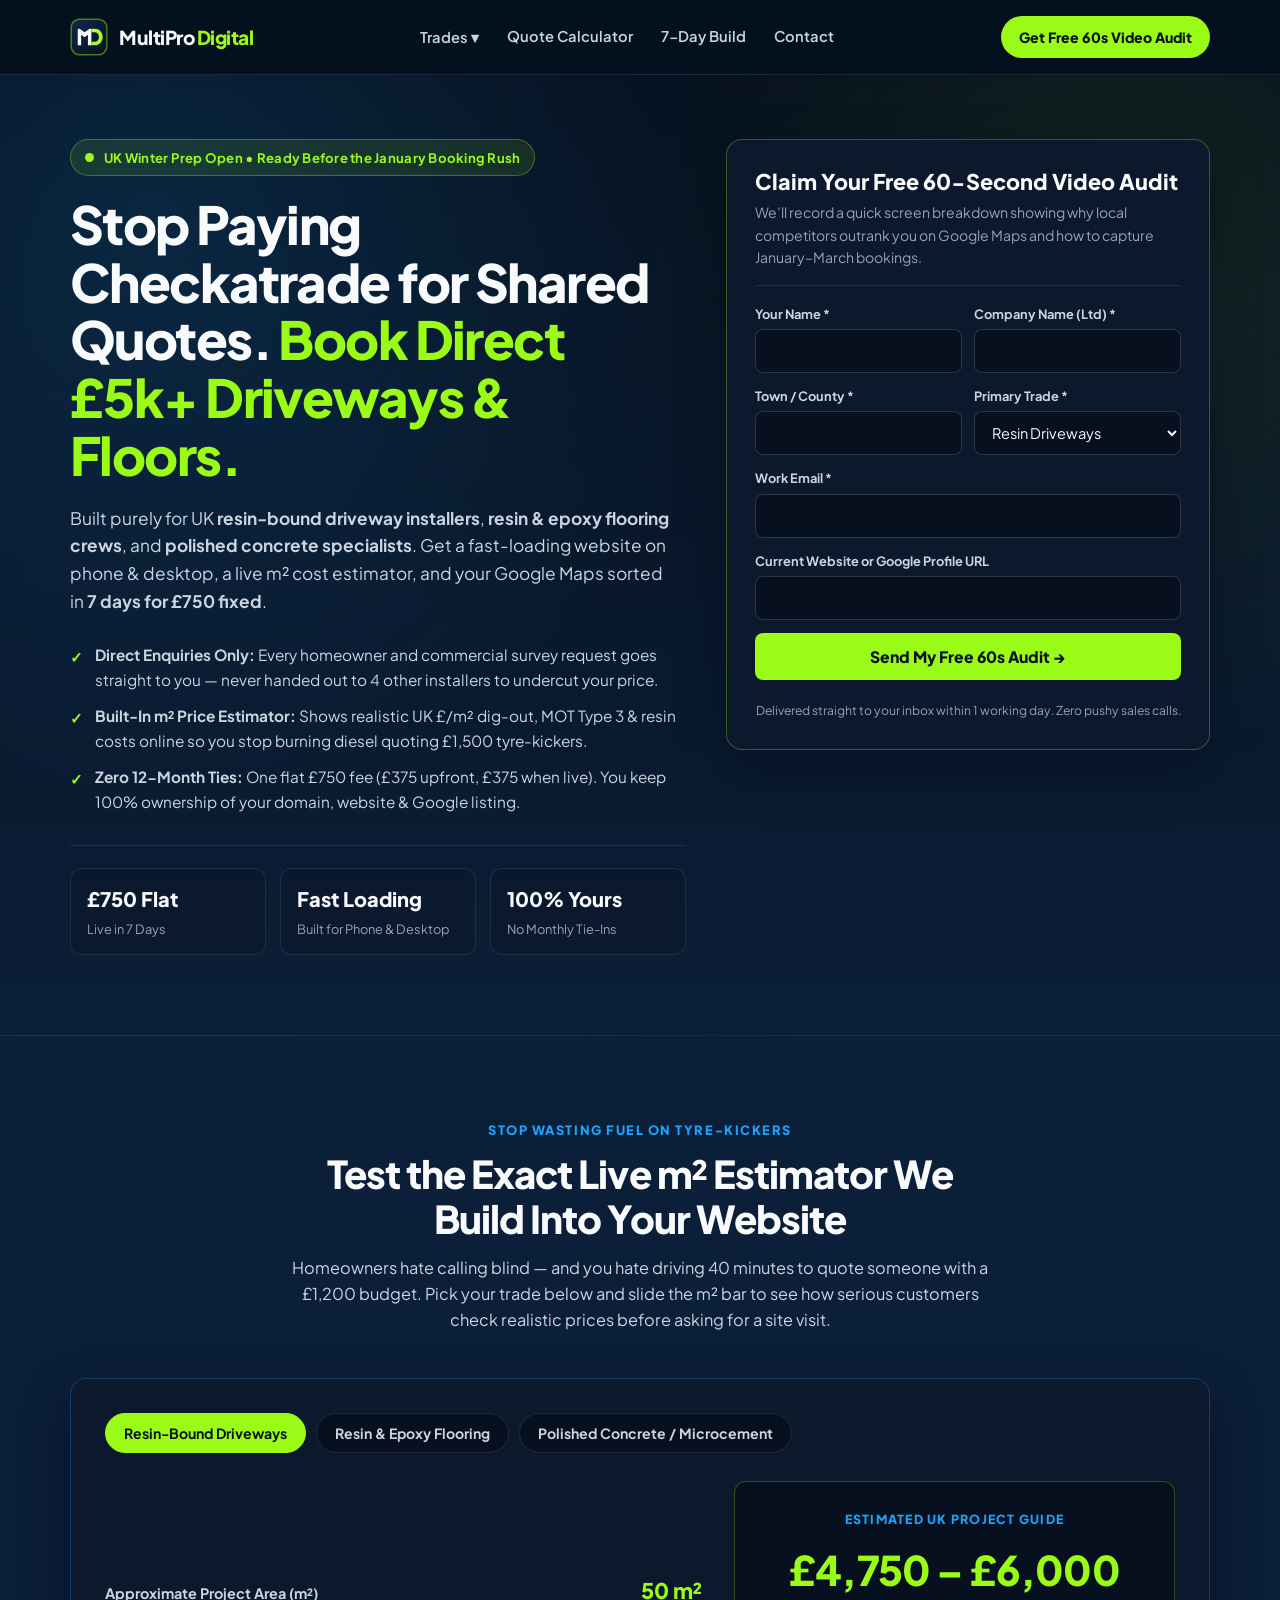
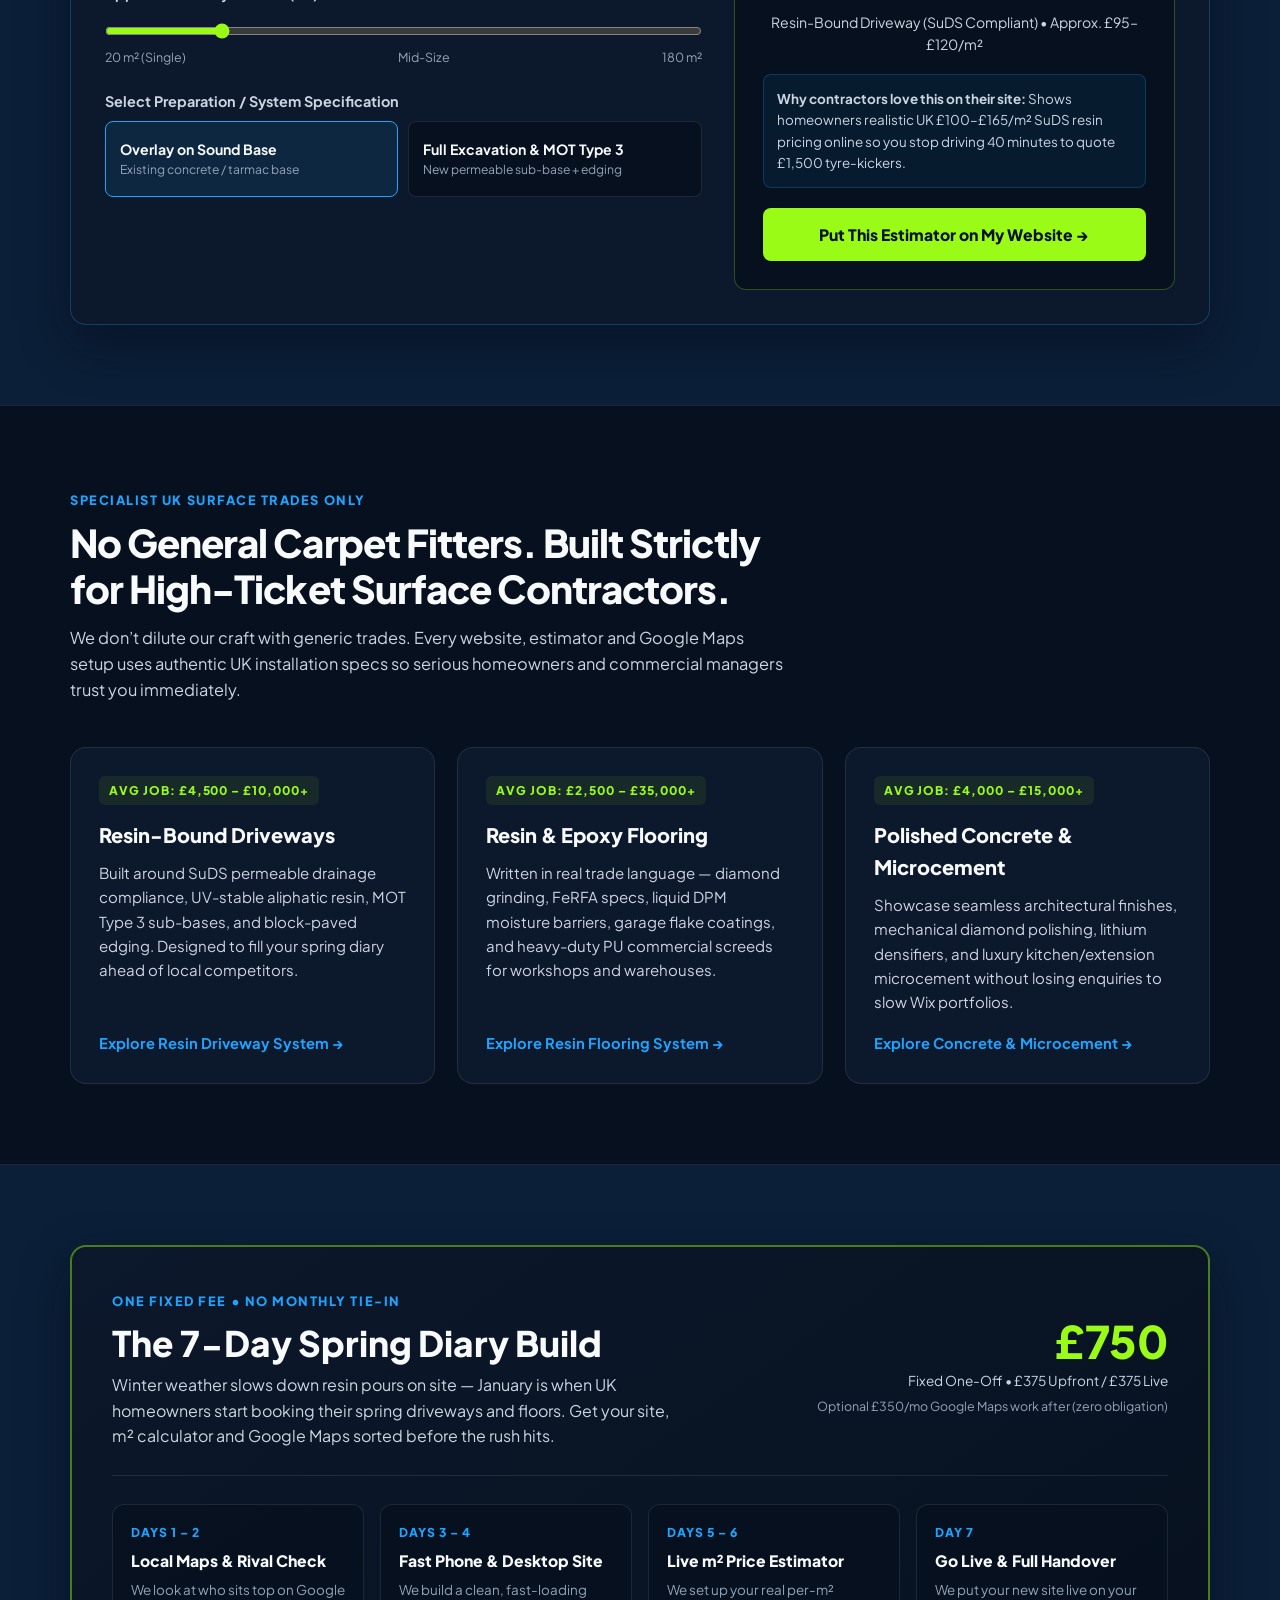
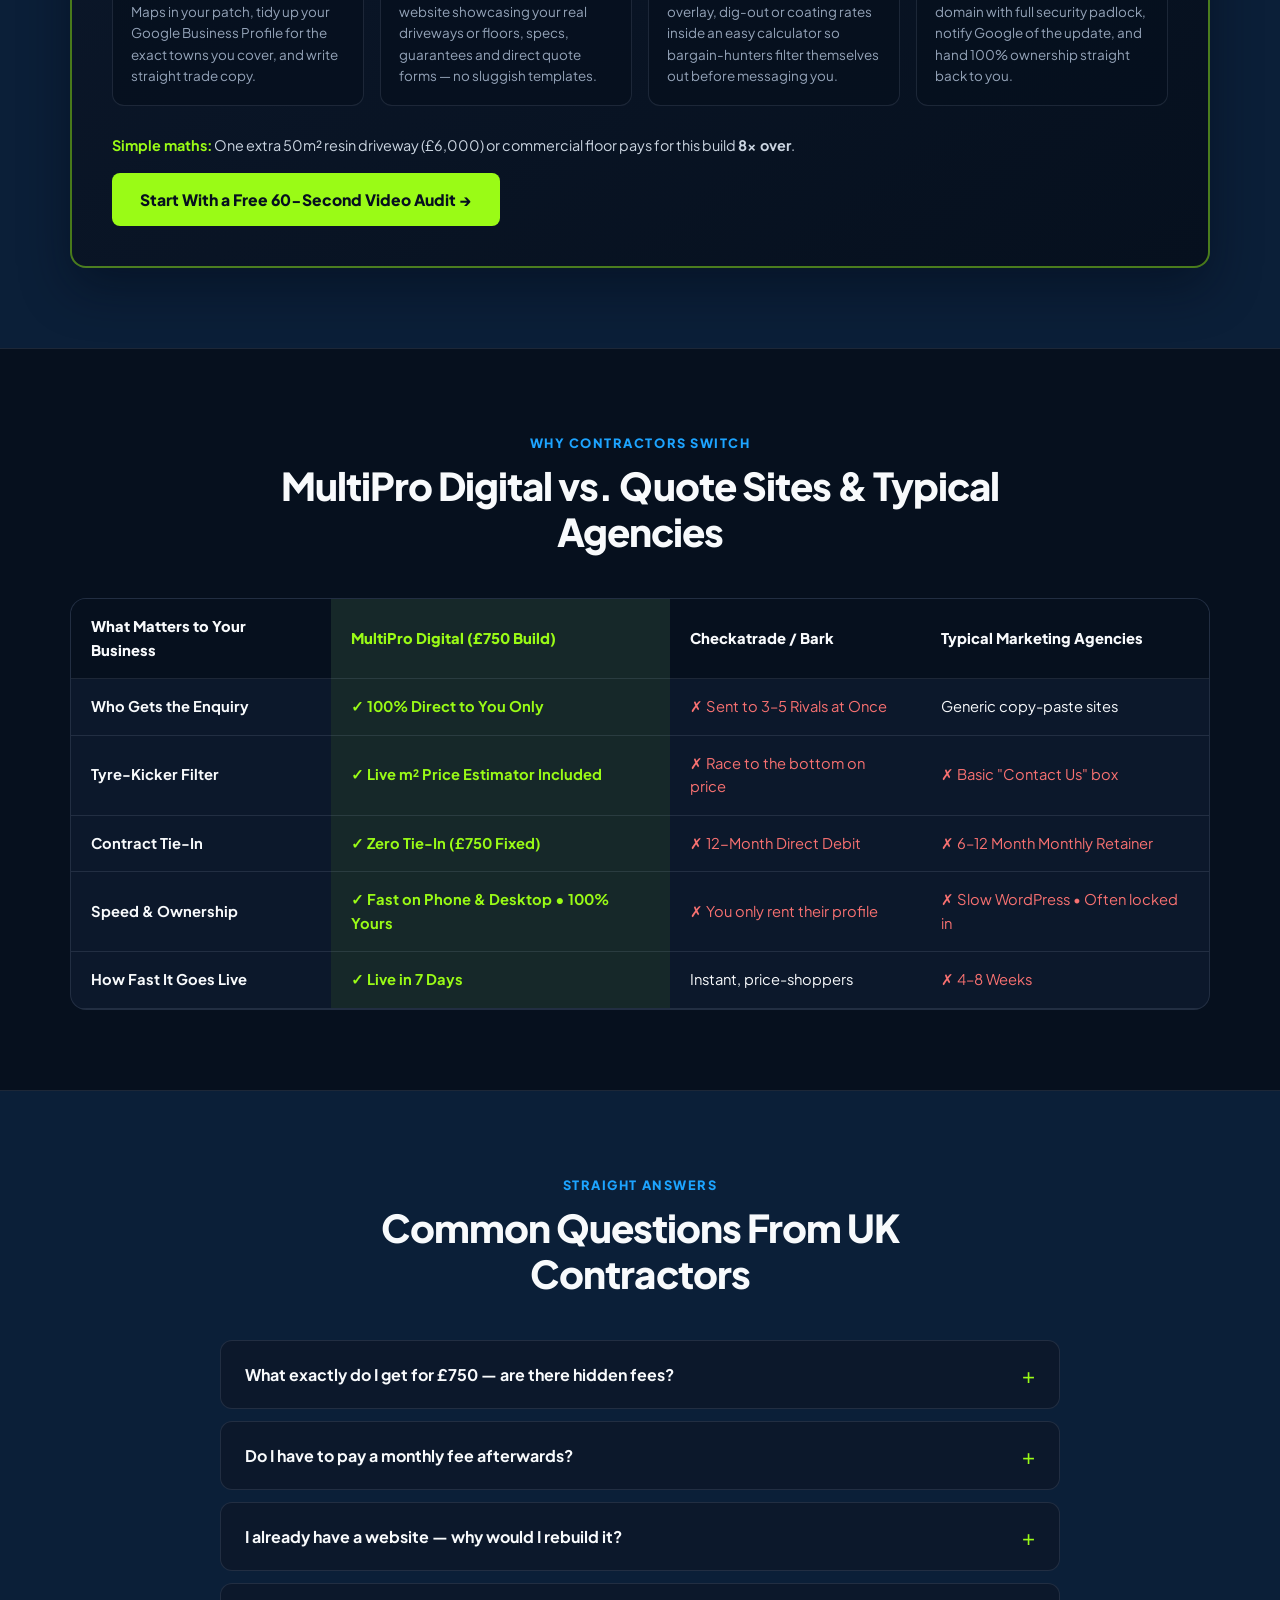
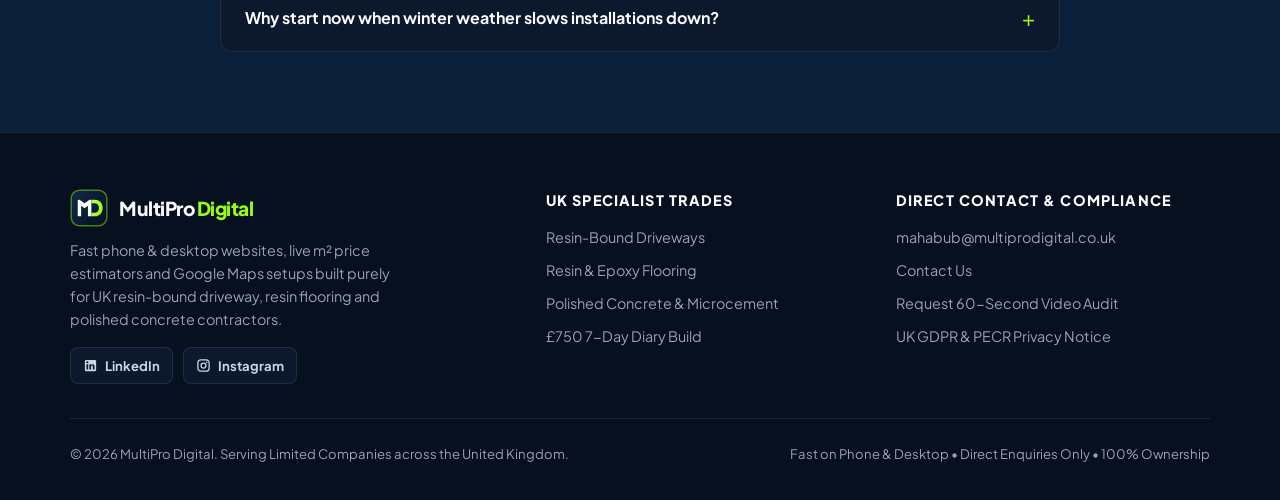
<file: index.html>
<!DOCTYPE html>
<html lang="en-GB">
<head>
  <meta charset="UTF-8">
  <meta name="viewport" content="width=device-width, initial-scale=1.0">
  <title>MultiPro Digital UK | Websites, m² Estimators & Google Maps for Resin Driveway & Flooring Contractors</title>
  <meta name="description" content="Built exclusively for UK resin-bound driveway installers, resin and epoxy flooring contractors, and polished concrete specialists. Get a fast mobile and desktop website, live m² price estimator and Google Maps setup in 7 days for £750 fixed.">
  <link rel="canonical" href="https://multiprodigital.co.uk/">
  <link rel="icon" type="image/svg+xml" href="/favicon.svg">
  <link rel="icon" href="/favicon.ico" sizes="any">
  <link rel="apple-touch-icon" href="/apple-touch-icon.png">
  <meta property="og:title" content="MultiPro Digital | Websites & m² Estimators for UK Resin Driveway & Flooring Contractors">
  <meta property="og:description" content="Stop paying Checkatrade & Bark for shared quotes. Get a fast-loading phone and desktop website, live m² cost estimator and Google Maps setup in 7 days for £750 fixed.">
  <meta property="og:type" content="website">
  <meta property="og:url" content="https://multiprodigital.co.uk/">
  <link rel="preconnect" href="https://fonts.googleapis.com">
  <link rel="preconnect" href="https://fonts.gstatic.com" crossorigin>
  <link href="https://fonts.googleapis.com/css2?family=Plus+Jakarta+Sans:wght@500;600;700;800&display=optional" rel="stylesheet">
  <link rel="stylesheet" href="/styles.css?v=2">

  <script type="application/ld+json">
  {
    "@context": "https://schema.org",
    "@graph": [
      {
        "@type": "WebSite",
        "@id": "https://multiprodigital.co.uk/#website",
        "url": "https://multiprodigital.co.uk/",
        "name": "MultiPro Digital UK",
        "inLanguage": "en-GB",
        "description": "High-speed websites, instant m² pricing estimators and Google Maps optimisation for UK resin-bound driveway and specialist resin flooring contractors."
      },
      {
        "@type": "ProfessionalService",
        "@id": "https://multiprodigital.co.uk/#service",
        "name": "MultiPro Digital UK",
        "url": "https://multiprodigital.co.uk/",
        "email": "mahabub@multiprodigital.co.uk",
        "sameAs": [
          "https://www.linkedin.com/in/mahabub-kabir/",
          "https://www.instagram.com/multiprodigitalagency/"
        ],
        "areaServed": {
          "@type": "Country",
          "name": "United Kingdom"
        },
        "priceRange": "£750",
        "serviceType": [
          "Resin-Bound Driveway Contractor Websites",
          "Resin & Epoxy Flooring Google Business Profile Optimisation",
          "Instant m² Price Estimator Software",
          "Polished Concrete & Microcement Local Search Systems"
        ]
      },
      {
        "@type": "FAQPage",
        "mainEntity": [
          {
            "@type": "Question",
            "name": "What is included in the £750 7-Day Spring Booking Engine?",
            "acceptedAnswer": {
              "@type": "Answer",
              "text": "You get a custom-built, ultra-fast mobile website, a live m² cost estimator calibrated to your real UK pricing, and a complete Google Business Profile overhaul to help you rank higher on Google Maps — delivered in 7 days for a flat £750 (£375 upfront, £375 on launch)."
            }
          },
          {
            "@type": "Question",
            "name": "Am I locked into a 12-month marketing contract?",
            "acceptedAnswer": {
              "@type": "Answer",
              "text": "Never. The £750 build is a one-off fixed fee with zero monthly lock-in. You keep 100% ownership of your domain, website and Google Business Profile. Optional ongoing Google Maps growth is strictly month-to-month."
            }
          },
          {
            "@type": "Question",
            "name": "How does the instant m² estimator stop time-wasters?",
            "acceptedAnswer": {
              "@type": "Answer",
              "text": "Homeowners enter their approximate square metres and base condition to see a realistic UK £ guide range (such as £100–£165/m² for SuDS resin driveways) before requesting a site survey. Bargain hunters expecting a £1,200 driveway filter themselves out before you burn diesel driving over."
            }
          },
          {
            "@type": "Question",
            "name": "Why not just pay Checkatrade or Bark for enquiries?",
            "acceptedAnswer": {
              "@type": "Answer",
              "text": "Lead directories resell the same homeowner's phone number to 3–5 competing installers at once, turning every quote into a race to the bottom on price. Your own Google Maps listing and high-speed website send 100% exclusive enquiries straight to your business."
            }
          }
        ]
      }
    ]
  }
  </script>
</head>
<body>
  <header class="site-header">
    <div class="container header-inner">
      <a href="/" class="brand" aria-label="MultiPro Digital Home">
        <img src="/favicon.svg" alt="" width="38" height="38" class="brand-icon" aria-hidden="true">
        <span>MultiPro <span class="brand-accent">Digital</span></span>
      </a>

      <nav class="nav-links" data-nav-links>
        <div class="nav-dropdown">
          <button type="button" class="nav-dropdown-trigger" aria-haspopup="true">Trades ▾</button>
          <div class="nav-dropdown-menu">
            <a href="/resin-driveways/">Resin-Bound Driveways</a>
            <a href="/resin-flooring/">Resin &amp; Epoxy Flooring</a>
            <a href="/polished-concrete/">Polished Concrete &amp; Microcement</a>
          </div>
        </div>
        <a href="/estimator/">Quote Calculator</a>
        <a href="#offer">7-Day Build</a>
        <a href="/contact/">Contact</a>
      </nav>

      <a href="#audit" class="header-cta">Get Free 60s Video Audit</a>
      <button class="menu-toggle" type="button" aria-label="Toggle Menu" aria-expanded="false" data-menu-toggle>☰</button>
    </div>
  </header>

  <main>
    <!-- HERO -->
    <section class="hero">
      <div class="container hero-grid">
        <div>
          <div class="status-badge">
            <span class="pulse-dot"></span>
            UK Winter Prep Open • Ready Before the January Booking Rush
          </div>
          <h1>Stop Paying Checkatrade for Shared Quotes. <span class="accent">Book Direct £5k+ Driveways &amp; Floors.</span></h1>
          <p class="hero-lead">
            Built purely for UK <strong>resin-bound driveway installers</strong>, <strong>resin &amp; epoxy flooring crews</strong>, and <strong>polished concrete specialists</strong>. Get a fast-loading website on phone &amp; desktop, a live m² cost estimator, and your Google Maps sorted in <strong>7 days for £750 fixed</strong>.
          </p>

          <ul class="hero-bullets">
            <li><span class="check-icon">✓</span><span><strong>Direct Enquiries Only:</strong> Every homeowner and commercial survey request goes straight to you — never handed out to 4 other installers to undercut your price.</span></li>
            <li><span class="check-icon">✓</span><span><strong>Built-In m² Price Estimator:</strong> Shows realistic UK £/m² dig-out, MOT Type 3 &amp; resin costs online so you stop burning diesel quoting £1,500 tyre-kickers.</span></li>
            <li><span class="check-icon">✓</span><span><strong>Zero 12-Month Ties:</strong> One flat £750 fee (£375 upfront, £375 when live). You keep 100% ownership of your domain, website &amp; Google listing.</span></li>
          </ul>

          <div class="hero-trust-strip">
            <div class="trust-metric">
              <strong>£750 Flat</strong>
              <span>Live in 7 Days</span>
            </div>
            <div class="trust-metric">
              <strong>Fast Loading</strong>
              <span>Built for Phone &amp; Desktop</span>
            </div>
            <div class="trust-metric">
              <strong>100% Yours</strong>
              <span>No Monthly Tie-Ins</span>
            </div>
          </div>
        </div>

        <!-- RIGHT-ALIGNED AUDIT FORM -->
        <aside class="audit-card" id="audit">
          <div class="audit-card-header">
            <h2>Claim Your Free 60-Second Video Audit</h2>
            <p>We’ll record a quick screen breakdown showing why local competitors outrank you on Google Maps and how to capture January–March bookings.</p>
          </div>

          <form class="form-grid" data-audit-form>
            <input type="hidden" name="_subject" value="New UK 60s Video Audit Request (multiprodigital.co.uk)">
            <input type="hidden" name="_template" value="table">
            <input type="hidden" name="_ts" value="">
            <input type="text" name="_honey" class="hp-field" aria-hidden="true" aria-label="Leave blank" tabindex="-1" autocomplete="off">

            <div class="form-row-2">
              <div class="form-field">
                <label for="name">Your Name *</label>
                <input id="name" name="Name" type="text" required>
              </div>
              <div class="form-field">
                <label for="company">Company Name (Ltd) *</label>
                <input id="company" name="Company" type="text" required>
              </div>
            </div>

            <div class="form-row-2">
              <div class="form-field">
                <label for="town">Town / County *</label>
                <input id="town" name="Town_County" type="text" required>
              </div>
              <div class="form-field">
                <label for="trade">Primary Trade *</label>
                <select id="trade" name="Trade" required>
                  <option value="Resin-Bound Driveways">Resin Driveways</option>
                  <option value="Resin & Epoxy Flooring">Resin &amp; Epoxy Flooring</option>
                  <option value="Polished Concrete / Microcement">Polished Concrete</option>
                </select>
              </div>
            </div>

            <div class="form-field">
              <label for="email">Work Email *</label>
              <input id="email" name="Email" type="email" required>
            </div>

            <div class="form-field">
              <label for="website">Current Website or Google Profile URL</label>
              <input id="website" name="Website" type="text">
            </div>

            <button type="submit" class="btn-primary">Send My Free 60s Audit&nbsp;→</button>
            <p class="form-footnote">Delivered straight to your inbox within 1 working day. Zero pushy sales calls.</p>
            <div class="form-feedback" data-form-feedback></div>
          </form>
        </aside>
      </div>
    </section>

    <!-- LIVE UK m2 ESTIMATOR -->
    <section class="section" id="estimator">
      <div class="container">
        <div class="section-header center">
          <span class="section-kicker">Stop Wasting Fuel on Tyre-Kickers</span>
          <h2>Test the Exact Live m² Estimator We Build Into Your Website</h2>
          <p>Homeowners hate calling blind — and you hate driving 40 minutes to quote someone with a £1,200 budget. Pick your trade below and slide the m² bar to see how serious customers check realistic prices before asking for a site visit.</p>
        </div>

        <div class="estimator-shell" data-estimator data-default-trade="driveway">
          <div class="trade-tabs" role="tablist" aria-label="Select UK Surface Trade">
            <button type="button" role="tab" aria-selected="true" class="trade-tab active" data-trade-tab="driveway">Resin-Bound Driveways</button>
            <button type="button" role="tab" aria-selected="false" class="trade-tab" data-trade-tab="flooring">Resin &amp; Epoxy Flooring</button>
            <button type="button" role="tab" aria-selected="false" class="trade-tab" data-trade-tab="concrete">Polished Concrete / Microcement</button>
          </div>

          <div class="estimator-grid">
            <div class="est-controls">
              <div>
                <div class="est-label-row">
                  <label for="area-slider">Approximate Project Area (m²)</label>
                  <span class="est-area-readout" data-area-readout>50 m²</span>
                </div>
                <input id="area-slider" class="range-slider" type="range" min="20" max="180" step="5" value="50" data-area-slider>
                <div class="range-scale">
                  <span>20 m² (Single)</span>
                  <span>Mid-Size</span>
                  <span data-max-scale>180 m²</span>
                </div>
              </div>

              <div>
                <div class="est-label-row">
                  <label>Select Preparation / System Specification</label>
                </div>
                <div class="spec-options" data-spec-options></div>
              </div>
            </div>

            <div class="est-output">
              <div class="est-output-tag">Estimated UK Project Guide</div>
              <div class="est-price-range" data-price-range>£4,750 – £6,000</div>
              <div class="est-rate-detail" data-rate-detail>Resin-Bound Driveway • Approx. £95–£120/m²</div>
              <div class="est-why-box" data-why-box></div>
              <a href="#audit" class="btn-primary">Put This Estimator on My Website →</a>
            </div>
          </div>
        </div>
      </div>
    </section>

    <!-- SPECIALIST TRADE PAGES -->
    <section class="section section-dark" id="trades">
      <div class="container">
        <div class="section-header">
          <span class="section-kicker">Specialist UK Surface Trades Only</span>
          <h2>No General Carpet Fitters. Built Strictly for High-Ticket Surface Contractors.</h2>
          <p>We don’t dilute our craft with generic trades. Every website, estimator and Google Maps setup uses authentic UK installation specs so serious homeowners and commercial managers trust you immediately.</p>
        </div>

        <div class="grid-3">
          <article class="card">
            <div>
              <span class="card-tag">Avg Job: £4,500 – £10,000+</span>
              <h3>Resin-Bound Driveways</h3>
              <p>Built around SuDS permeable drainage compliance, UV-stable aliphatic resin, MOT Type 3 sub-bases, and block-paved edging. Designed to fill your spring diary ahead of local competitors.</p>
            </div>
            <a href="/resin-driveways/" class="card-link">Explore Resin Driveway System →</a>
          </article>

          <article class="card">
            <div>
              <span class="card-tag">Avg Job: £2,500 – £35,000+</span>
              <h3>Resin &amp; Epoxy Flooring</h3>
              <p>Written in real trade language — diamond grinding, FeRFA specs, liquid DPM moisture barriers, garage flake coatings, and heavy-duty PU commercial screeds for workshops and warehouses.</p>
            </div>
            <a href="/resin-flooring/" class="card-link">Explore Resin Flooring System →</a>
          </article>

          <article class="card">
            <div>
              <span class="card-tag">Avg Job: £4,000 – £15,000+</span>
              <h3>Polished Concrete &amp; Microcement</h3>
              <p>Showcase seamless architectural finishes, mechanical diamond polishing, lithium densifiers, and luxury kitchen/extension microcement without losing enquiries to slow Wix portfolios.</p>
            </div>
            <a href="/polished-concrete/" class="card-link">Explore Concrete &amp; Microcement →</a>
          </article>
        </div>
      </div>
    </section>

    <!-- £750 SPRING BOOKING ENGINE OFFER -->
    <section class="section" id="offer">
      <div class="container">
        <div class="offer-shell">
          <div class="offer-top">
            <div>
              <span class="section-kicker">One Fixed Fee • No Monthly Tie-In</span>
              <h2 style="font-size:clamp(1.6rem,3vw,2.2rem);font-weight:800;line-height:1.2;">The 7-Day Spring Diary Build</h2>
              <p style="color:var(--text-secondary);max-width:580px;margin-top:8px;">
                Winter weather slows down resin pours on site — January is when UK homeowners start booking their spring driveways and floors. Get your site, m² calculator and Google Maps sorted before the rush hits.
              </p>
            </div>
            <div class="price-tag">
              <div class="price">£750</div>
              <span class="terms">Fixed One-Off • £375 Upfront / £375 Live</span>
              <span class="terms" style="color:var(--text-muted);font-size:0.78rem;">Optional £350/mo Google Maps work after (zero obligation)</span>
            </div>
          </div>

          <div class="sprint-steps">
            <div class="sprint-step">
              <div class="sprint-day">Days 1 – 2</div>
              <h3>Local Maps &amp; Rival Check</h3>
              <p>We look at who sits top on Google Maps in your patch, tidy up your Google Business Profile for the exact towns you cover, and write straight trade copy.</p>
            </div>
            <div class="sprint-step">
              <div class="sprint-day">Days 3 – 4</div>
              <h3>Fast Phone &amp; Desktop Site</h3>
              <p>We build a clean, fast-loading website showcasing your real driveways or floors, specs, guarantees and direct quote forms — no sluggish templates.</p>
            </div>
            <div class="sprint-step">
              <div class="sprint-day">Days 5 – 6</div>
              <h3>Live m² Price Estimator</h3>
              <p>We set up your real per-m² overlay, dig-out or coating rates inside an easy calculator so bargain-hunters filter themselves out before messaging you.</p>
            </div>
            <div class="sprint-step">
              <div class="sprint-day">Day 7</div>
              <h3>Go Live &amp; Full Handover</h3>
              <p>We put your new site live on your domain with full security padlock, notify Google of the update, and hand 100% ownership straight back to you.</p>
            </div>
          </div>

          <div style="display:flex;flex-wrap:wrap;align-items:center;justify-content:space-between;gap:16px;">
            <p style="font-size:0.9rem;color:var(--text-secondary);">
              <strong style="color:var(--brand-lime);">Simple maths:</strong> One extra 50m² resin driveway (£6,000) or commercial floor pays for this build <strong>8× over</strong>.
            </p>
            <a href="#audit" class="btn-primary" style="width:auto;padding:14px 28px;">Start With a Free 60-Second Video Audit →</a>
          </div>
        </div>
      </div>
    </section>

    <!-- COMPARISON TABLE -->
    <section class="section section-dark">
      <div class="container">
        <div class="section-header center">
          <span class="section-kicker">Why Contractors Switch</span>
          <h2>MultiPro Digital vs. Quote Sites &amp; Typical Agencies</h2>
        </div>

        <div class="table-wrap">
          <table class="comp-table">
            <thead>
              <tr>
                <th>What Matters to Your Business</th>
                <th class="highlight">MultiPro Digital (£750 Build)</th>
                <th>Checkatrade / Bark</th>
                <th>Typical Marketing Agencies</th>
              </tr>
            </thead>
            <tbody>
              <tr>
                <td class="comp-metric"><strong>Who Gets the Enquiry</strong></td>
                <td class="highlight good" data-label="MultiPro Digital (£750 Build)">✓ 100% Direct to You Only</td>
                <td class="bad" data-label="Checkatrade / Bark">✗ Sent to 3–5 Rivals at Once</td>
                <td data-label="Typical Marketing Agencies">Generic copy-paste sites</td>
              </tr>
              <tr>
                <td class="comp-metric"><strong>Tyre-Kicker Filter</strong></td>
                <td class="highlight good" data-label="MultiPro Digital (£750 Build)">✓ Live m² Price Estimator Included</td>
                <td class="bad" data-label="Checkatrade / Bark">✗ Race to the bottom on price</td>
                <td class="bad" data-label="Typical Marketing Agencies">✗ Basic "Contact Us" box</td>
              </tr>
              <tr>
                <td class="comp-metric"><strong>Contract Tie-In</strong></td>
                <td class="highlight good" data-label="MultiPro Digital (£750 Build)">✓ Zero Tie-In (£750 Fixed)</td>
                <td class="bad" data-label="Checkatrade / Bark">✗ 12-Month Direct Debit</td>
                <td class="bad" data-label="Typical Marketing Agencies">✗ 6–12 Month Monthly Retainer</td>
              </tr>
              <tr>
                <td class="comp-metric"><strong>Speed &amp; Ownership</strong></td>
                <td class="highlight good" data-label="MultiPro Digital (£750 Build)">✓ Fast on Phone &amp; Desktop • 100% Yours</td>
                <td class="bad" data-label="Checkatrade / Bark">✗ You only rent their profile</td>
                <td class="bad" data-label="Typical Marketing Agencies">✗ Slow WordPress • Often locked in</td>
              </tr>
              <tr>
                <td class="comp-metric"><strong>How Fast It Goes Live</strong></td>
                <td class="highlight good" data-label="MultiPro Digital (£750 Build)">✓ Live in 7 Days</td>
                <td data-label="Checkatrade / Bark">Instant, price-shoppers</td>
                <td class="bad" data-label="Typical Marketing Agencies">✗ 4–8 Weeks</td>
              </tr>
            </tbody>
          </table>
        </div>
      </div>
    </section>

    <!-- FAQ -->
    <section class="section" id="faq">
      <div class="container">
        <div class="section-header center">
          <span class="section-kicker">Straight Answers</span>
          <h2>Common Questions From UK Contractors</h2>
        </div>

        <div class="faq-list">
          <div class="faq-item">
            <button type="button" class="faq-question">
              <span>What exactly do I get for £750 — are there hidden fees?</span>
              <span class="plus">+</span>
            </button>
            <div class="faq-answer">
              <p>Zero hidden extras. For £750 fixed (£375 upfront, £375 once you sign off and it goes live), we build your fast phone and desktop website, put in your bespoke UK m² cost estimator set to your real rates, and tidy up your Google Business Profile for the towns you cover. Free fast hosting is set up directly under your own control.</p>
            </div>
          </div>

          <div class="faq-item">
            <button type="button" class="faq-question">
              <span>Do I have to pay a monthly fee afterwards?</span>
              <span class="plus">+</span>
            </button>
            <div class="faq-answer">
              <p>No. There is zero pressure to pay anything monthly. Once your £750 website is live, it belongs 100% to you. If you later want us to build dedicated pages for surrounding towns and keep pushing your Google Maps listing higher across nearby postcodes, that’s optional at £350/month — cancel whenever you like.</p>
            </div>
          </div>

          <div class="faq-item">
            <button type="button" class="faq-question">
              <span>I already have a website — why would I rebuild it?</span>
              <span class="plus">+</span>
            </button>
            <div class="faq-answer">
              <p>Most UK driveway and resin flooring sites drag slowly on a customer’s phone and give zero idea of realistic £/m² prices. Half of homeowners close a slow page and ring the next installer on Google Maps. Grab our free 60-second video first — if your current site is already quick and doing the job, we’ll tell you straight.</p>
            </div>
          </div>

          <div class="faq-item">
            <button type="button" class="faq-question">
              <span>Why start now when winter weather slows installations down?</span>
              <span class="plus">+</span>
            </button>
            <div class="faq-answer">
              <p>Homeowners start measuring up and booking spring driveways and flooring jobs the moment January arrives. Google also takes a few weeks to notice an upgraded website and updated Google Maps listing. Getting sorted while things are quieter on site puts you ahead of rivals who wait until March to worry about empty diaries.</p>
            </div>
          </div>
        </div>
      </div>
    </section>
  </main>

  <footer class="site-footer">
    <div class="container">
      <div class="footer-grid">
        <div class="footer-col">
          <div class="brand" style="margin-bottom:12px;">
            <img src="/favicon.svg" alt="" width="34" height="34" class="brand-icon" aria-hidden="true">
            <span>MultiPro <span class="brand-accent">Digital</span></span>
          </div>
          <p style="font-size:0.9rem;color:var(--text-muted);max-width:340px;">
            Fast phone &amp; desktop websites, live m² price estimators and Google Maps setups built purely for UK resin-bound driveway, resin flooring and polished concrete contractors.
          </p>
          <div class="social-links" aria-label="MultiPro Digital social profiles">
            <a class="social-link" href="https://www.linkedin.com/in/mahabub-kabir/" target="_blank" rel="noopener noreferrer" aria-label="MultiPro Digital on LinkedIn">
              <svg width="16" height="16" viewBox="0 0 24 24" aria-hidden="true"><path d="M19 3a2 2 0 0 1 2 2v14a2 2 0 0 1-2 2H5a2 2 0 0 1-2-2V5a2 2 0 0 1 2-2h14m-.5 15.5v-5.3a3.26 3.26 0 0 0-3.26-3.26c-.85 0-1.84.52-2.28 1.3v-1.11h-2.79v8.37h2.79v-4.93c0-.77.62-1.4 1.39-1.4a1.4 1.4 0 0 1 1.4 1.4v4.93h2.75M6.88 8.56a1.68 1.68 0 0 0 1.68-1.68c0-.93-.75-1.69-1.68-1.69a1.69 1.69 0 0 0-1.69 1.69c0 .93.76 1.68 1.69 1.68m1.39 9.94v-8.37H5.5v8.37h2.77z"/></svg>
              <span>LinkedIn</span>
            </a>
            <a class="social-link" href="https://www.instagram.com/multiprodigitalagency/" target="_blank" rel="noopener noreferrer" aria-label="MultiPro Digital on Instagram">
              <svg width="16" height="16" viewBox="0 0 24 24" aria-hidden="true"><path d="M7.8 2h8.4C19.4 2 22 4.6 22 7.8v8.4a5.8 5.8 0 0 1-5.8 5.8H7.8C4.6 22 2 19.4 2 16.2V7.8A5.8 5.8 0 0 1 7.8 2m-.2 2A3.6 3.6 0 0 0 4 7.6v8.8C4 18.39 5.61 20 7.6 20h8.8a3.6 3.6 0 0 0 3.6-3.6V7.6C20 5.61 18.39 4 16.4 4H7.6m9.65 1.5a1.25 1.25 0 0 1 1.25 1.25A1.25 1.25 0 0 1 17.25 8 1.25 1.25 0 0 1 16 6.75a1.25 1.25 0 0 1 1.25-1.25M12 7a5 5 0 0 1 5 5 5 5 0 0 1-5 5 5 5 0 0 1-5-5 5 5 0 0 1 5-5m0 2a3 3 0 0 0-3 3 3 3 0 0 0 3 3 3 3 0 0 0 3-3 3 3 0 0 0-3-3z"/></svg>
              <span>Instagram</span>
            </a>
          </div>
        </div>

        <div class="footer-col">
          <h3>UK Specialist Trades</h3>
          <ul class="footer-links">
            <li><a href="/resin-driveways/">Resin-Bound Driveways</a></li>
            <li><a href="/resin-flooring/">Resin &amp; Epoxy Flooring</a></li>
            <li><a href="/polished-concrete/">Polished Concrete &amp; Microcement</a></li>
            <li><a href="/#offer">£750 7-Day Diary Build</a></li>
          </ul>
        </div>

        <div class="footer-col">
          <h3>Direct Contact &amp; Compliance</h3>
          <ul class="footer-links">
            <li><a href="mailto:mahabub@multiprodigital.co.uk">mahabub@multiprodigital.co.uk</a></li>
            <li><a href="/contact/">Contact Us</a></li>
            <li><a href="/#audit">Request 60-Second Video Audit</a></li>
            <li><a href="/privacy-policy/">UK GDPR &amp; PECR Privacy Notice</a></li>
          </ul>
        </div>
      </div>

      <div class="footer-bottom">
        <span>© 2026 MultiPro Digital. Serving Limited Companies across the United Kingdom.</span>
        <span>Fast on Phone &amp; Desktop • Direct Enquiries Only • 100% Ownership</span>
      </div>
    </div>
  </footer>

  <script src="/app.js" defer></script>
</body>
</html>
</file>
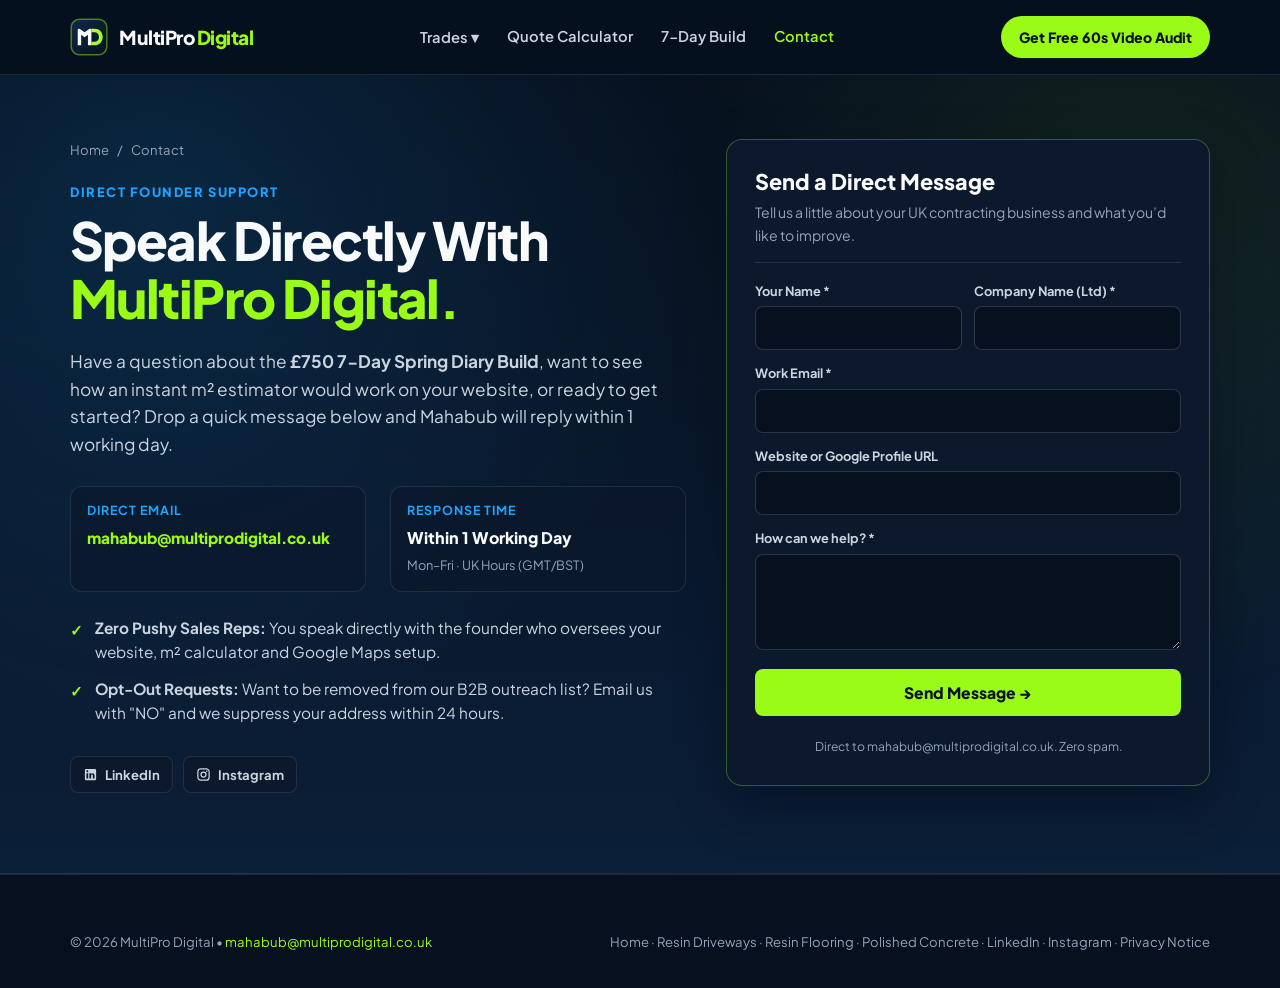
<file: contact/index.html>
<!DOCTYPE html>
<html lang="en-GB">
<head>
  <meta charset="UTF-8">
  <meta name="viewport" content="width=device-width, initial-scale=1.0">
  <title>Contact MultiPro Digital | UK Resin Driveway &amp; Flooring Web Specialists</title>
  <meta name="description" content="Get in touch with MultiPro Digital regarding our £750 7-Day Spring Booking Engine, live m² cost estimators, or a free 60-second video audit for your UK surface contracting business.">
  <link rel="canonical" href="https://multiprodigital.co.uk/contact/">
  <link rel="icon" type="image/svg+xml" href="/favicon.svg">
  <link rel="icon" href="/favicon.ico" sizes="any">
  <link rel="apple-touch-icon" href="/apple-touch-icon.png">
  <link rel="preconnect" href="https://fonts.googleapis.com">
  <link rel="preconnect" href="https://fonts.gstatic.com" crossorigin>
  <link href="https://fonts.googleapis.com/css2?family=Plus+Jakarta+Sans:wght@500;600;700;800&display=optional" rel="stylesheet">
  <link rel="stylesheet" href="/styles.css?v=2">

  <script type="application/ld+json">
  {
    "@context": "https://schema.org",
    "@type": "BreadcrumbList",
    "itemListElement": [
      { "@type": "ListItem", "position": 1, "name": "Home", "item": "https://multiprodigital.co.uk/" },
      { "@type": "ListItem", "position": 2, "name": "Contact", "item": "https://multiprodigital.co.uk/contact/" }
    ]
  }
  </script>
</head>
<body>
  <header class="site-header">
    <div class="container header-inner">
      <a href="/" class="brand" aria-label="MultiPro Digital Home">
        <img src="/favicon.svg" alt="" width="38" height="38" class="brand-icon" aria-hidden="true">
        <span>MultiPro <span class="brand-accent">Digital</span></span>
      </a>

      <nav class="nav-links" data-nav-links>
        <div class="nav-dropdown">
          <button type="button" class="nav-dropdown-trigger" aria-haspopup="true">Trades ▾</button>
          <div class="nav-dropdown-menu">
            <a href="/resin-driveways/">Resin-Bound Driveways</a>
            <a href="/resin-flooring/">Resin &amp; Epoxy Flooring</a>
            <a href="/polished-concrete/">Polished Concrete &amp; Microcement</a>
          </div>
        </div>
        <a href="/estimator/">Quote Calculator</a>
        <a href="/#offer">7-Day Build</a>
        <a href="/contact/" class="active">Contact</a>
      </nav>

      <a href="/#audit" class="header-cta">Get Free 60s Video Audit</a>
      <button class="menu-toggle" type="button" aria-label="Toggle Menu" aria-expanded="false" data-menu-toggle>☰</button>
    </div>
  </header>

  <main>
    <section class="hero">
      <div class="container hero-grid">
        <div>
          <nav class="breadcrumbs" aria-label="Breadcrumb">
            <a href="/">Home</a> <span>/</span> <span>Contact</span>
          </nav>
          <span class="section-kicker">Direct Founder Support</span>
          <h1>Speak Directly With <span class="accent">MultiPro Digital.</span></h1>
          <p class="hero-lead">
            Have a question about the <strong>£750 7-Day Spring Diary Build</strong>, want to see how an instant m² estimator would work on your website, or ready to get started? Drop a quick message below and Mahabub will reply within 1 working day.
          </p>

          <div class="grid-2" style="margin-top:24px;">
            <div class="trust-metric">
              <span style="display:block;font-size:0.78rem;text-transform:uppercase;letter-spacing:0.08em;color:var(--trust-blue);font-weight:700;margin-bottom:4px;">Direct Email</span>
              <a href="mailto:mahabub@multiprodigital.co.uk" style="font-size:0.96rem;font-weight:800;color:var(--brand-lime);word-break:break-word;">mahabub@multiprodigital.co.uk</a>
            </div>
            <div class="trust-metric">
              <span style="display:block;font-size:0.78rem;text-transform:uppercase;letter-spacing:0.08em;color:var(--trust-blue);font-weight:700;margin-bottom:4px;">Response Time</span>
              <strong style="font-size:1rem;">Within 1 Working Day</strong>
              <span>Mon–Fri · UK Hours (GMT/BST)</span>
            </div>
          </div>

          <ul class="hero-bullets" style="margin-top:24px;">
            <li><span class="check-icon">✓</span><span><strong>Zero Pushy Sales Reps:</strong> You speak directly with the founder who oversees your website, m² calculator and Google Maps setup.</span></li>
            <li><span class="check-icon">✓</span><span><strong>Opt-Out Requests:</strong> Want to be removed from our B2B outreach list? Email us with "NO" and we suppress your address within 24 hours.</span></li>
          </ul>

          <div class="social-links" style="margin-top:22px;" aria-label="MultiPro Digital social profiles">
            <a class="social-link" href="https://www.linkedin.com/in/mahabub-kabir/" target="_blank" rel="noopener noreferrer" aria-label="MultiPro Digital on LinkedIn">
              <svg width="16" height="16" viewBox="0 0 24 24" aria-hidden="true"><path d="M19 3a2 2 0 0 1 2 2v14a2 2 0 0 1-2 2H5a2 2 0 0 1-2-2V5a2 2 0 0 1 2-2h14m-.5 15.5v-5.3a3.26 3.26 0 0 0-3.26-3.26c-.85 0-1.84.52-2.28 1.3v-1.11h-2.79v8.37h2.79v-4.93c0-.77.62-1.4 1.39-1.4a1.4 1.4 0 0 1 1.4 1.4v4.93h2.75M6.88 8.56a1.68 1.68 0 0 0 1.68-1.68c0-.93-.75-1.69-1.68-1.69a1.69 1.69 0 0 0-1.69 1.69c0 .93.76 1.68 1.69 1.68m1.39 9.94v-8.37H5.5v8.37h2.77z"/></svg>
              <span>LinkedIn</span>
            </a>
            <a class="social-link" href="https://www.instagram.com/multiprodigitalagency/" target="_blank" rel="noopener noreferrer" aria-label="MultiPro Digital on Instagram">
              <svg width="16" height="16" viewBox="0 0 24 24" aria-hidden="true"><path d="M7.8 2h8.4C19.4 2 22 4.6 22 7.8v8.4a5.8 5.8 0 0 1-5.8 5.8H7.8C4.6 22 2 19.4 2 16.2V7.8A5.8 5.8 0 0 1 7.8 2m-.2 2A3.6 3.6 0 0 0 4 7.6v8.8C4 18.39 5.61 20 7.6 20h8.8a3.6 3.6 0 0 0 3.6-3.6V7.6C20 5.61 18.39 4 16.4 4H7.6m9.65 1.5a1.25 1.25 0 0 1 1.25 1.25A1.25 1.25 0 0 1 17.25 8 1.25 1.25 0 0 1 16 6.75a1.25 1.25 0 0 1 1.25-1.25M12 7a5 5 0 0 1 5 5 5 5 0 0 1-5 5 5 5 0 0 1-5-5 5 5 0 0 1 5-5m0 2a3 3 0 0 0-3 3 3 3 0 0 0 3 3 3 3 0 0 0 3-3 3 3 0 0 0-3-3z"/></svg>
              <span>Instagram</span>
            </a>
          </div>
        </div>

        <aside class="audit-card">
          <div class="audit-card-header">
            <h2>Send a Direct Message</h2>
            <p>Tell us a little about your UK contracting business and what you’d like to improve.</p>
          </div>

          <form class="form-grid" data-audit-form>
            <input type="hidden" name="_subject" value="New Contact Enquiry (multiprodigital.co.uk/contact)">
            <input type="hidden" name="_template" value="table">
            <input type="hidden" name="_ts" value="">
            <input type="text" name="_honey" class="hp-field" aria-hidden="true" aria-label="Leave blank" tabindex="-1" autocomplete="off">

            <div class="form-row-2">
              <div class="form-field">
                <label for="name">Your Name *</label>
                <input id="name" name="Name" type="text" required>
              </div>
              <div class="form-field">
                <label for="company">Company Name (Ltd) *</label>
                <input id="company" name="Company" type="text" required>
              </div>
            </div>

            <div class="form-field">
              <label for="email">Work Email *</label>
              <input id="email" name="Email" type="email" required>
            </div>

            <div class="form-field">
              <label for="website">Website or Google Profile URL</label>
              <input id="website" name="Website" type="text">
            </div>

            <div class="form-field">
              <label for="message">How can we help? *</label>
              <textarea id="message" name="Message" rows="4" required style="width:100%;padding:11px 13px;background:var(--navy-deep);border:1px solid rgba(148,163,184,0.25);border-radius:var(--radius-sm);color:var(--text-primary);font-size:0.92rem;font-family:inherit;resize:vertical;"></textarea>
            </div>

            <button type="submit" class="btn-primary">Send Message&nbsp;→</button>
            <p class="form-footnote">Direct to mahabub@multiprodigital.co.uk. Zero spam.</p>
            <div class="form-feedback" data-form-feedback></div>
          </form>
        </aside>
      </div>
    </section>
  </main>

  <footer class="site-footer">
    <div class="container">
      <div class="footer-bottom">
        <span>© 2026 MultiPro Digital • <a href="mailto:mahabub@multiprodigital.co.uk" style="color:var(--brand-lime);">mahabub@multiprodigital.co.uk</a></span>
        <span><a href="/">Home</a> · <a href="/resin-driveways/">Resin Driveways</a> · <a href="/resin-flooring/">Resin Flooring</a> · <a href="/polished-concrete/">Polished Concrete</a> · <a href="https://www.linkedin.com/in/mahabub-kabir/" target="_blank" rel="noopener noreferrer">LinkedIn</a> · <a href="https://www.instagram.com/multiprodigitalagency/" target="_blank" rel="noopener noreferrer">Instagram</a> · <a href="/privacy-policy/">Privacy Notice</a></span>
      </div>
    </div>
  </footer>

  <script src="/app.js" defer></script>
</body>
</html>
</file>
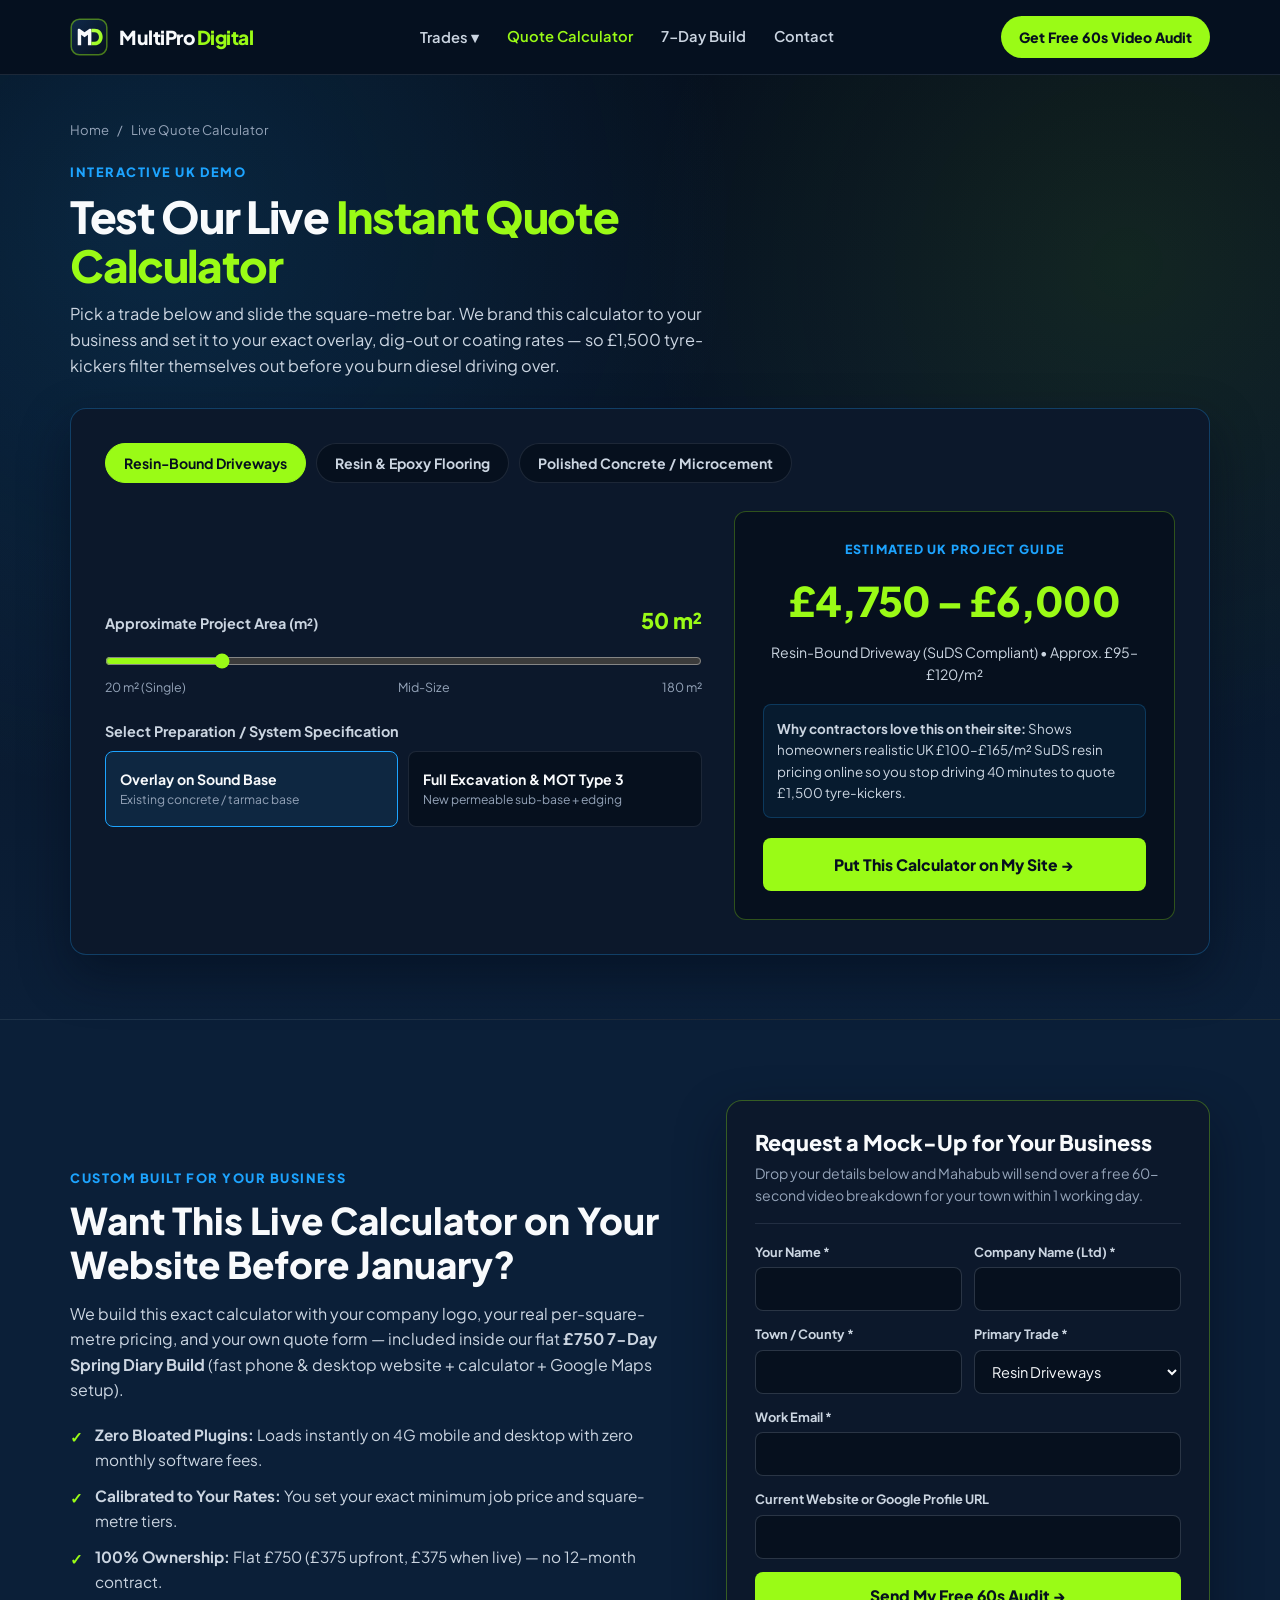
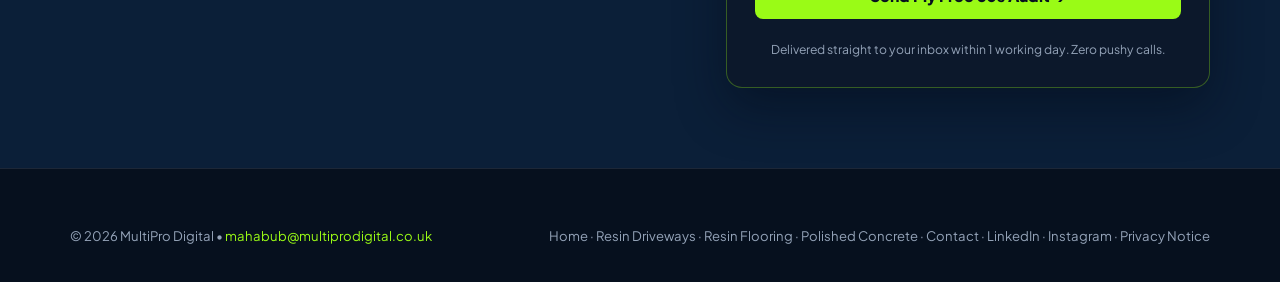
<file: estimator/index.html>
<!DOCTYPE html>
<html lang="en-GB">
<head>
  <meta charset="UTF-8">
  <meta name="viewport" content="width=device-width, initial-scale=1.0">
  <title>Live UK Quote Calculator Demo | Resin Driveways &amp; Flooring | MultiPro Digital</title>
  <meta name="description" content="Try our live UK instant quote calculator for resin-bound driveways, resin and epoxy flooring, and polished concrete. Built to filter out low-budget tyre-kickers before you drive out to quote.">
  <link rel="canonical" href="https://multiprodigital.co.uk/estimator/">
  <link rel="icon" type="image/svg+xml" href="/favicon.svg">
  <link rel="icon" href="/favicon.ico" sizes="any">
  <link rel="apple-touch-icon" href="/apple-touch-icon.png">
  <link rel="preconnect" href="https://fonts.googleapis.com">
  <link rel="preconnect" href="https://fonts.gstatic.com" crossorigin>
  <link href="https://fonts.googleapis.com/css2?family=Plus+Jakarta+Sans:wght@500;600;700;800&display=optional" rel="stylesheet">
  <link rel="stylesheet" href="/styles.css?v=2">

  <script type="application/ld+json">
  {
    "@context": "https://schema.org",
    "@type": "BreadcrumbList",
    "itemListElement": [
      { "@type": "ListItem", "position": 1, "name": "Home", "item": "https://multiprodigital.co.uk/" },
      { "@type": "ListItem", "position": 2, "name": "Quote Calculator", "item": "https://multiprodigital.co.uk/estimator/" }
    ]
  }
  </script>
</head>
<body>
  <header class="site-header">
    <div class="container header-inner">
      <a href="/" class="brand" aria-label="MultiPro Digital Home">
        <img src="/favicon.svg" alt="" width="38" height="38" class="brand-icon" aria-hidden="true">
        <span>MultiPro <span class="brand-accent">Digital</span></span>
      </a>

      <nav class="nav-links" data-nav-links>
        <div class="nav-dropdown">
          <button type="button" class="nav-dropdown-trigger" aria-haspopup="true">Trades ▾</button>
          <div class="nav-dropdown-menu">
            <a href="/resin-driveways/">Resin-Bound Driveways</a>
            <a href="/resin-flooring/">Resin &amp; Epoxy Flooring</a>
            <a href="/polished-concrete/">Polished Concrete &amp; Microcement</a>
          </div>
        </div>
        <a href="/estimator/" class="active">Quote Calculator</a>
        <a href="/#offer">7-Day Build</a>
        <a href="/contact/">Contact</a>
      </nav>

      <a href="#request" class="header-cta">Get Free 60s Video Audit</a>
      <button class="menu-toggle" type="button" aria-label="Toggle Menu" aria-expanded="false" data-menu-toggle>☰</button>
    </div>
  </header>

  <main>
    <section class="hero" style="padding:44px 0 64px;">
      <div class="container">
        <nav class="breadcrumbs" aria-label="Breadcrumb">
          <a href="/">Home</a> <span>/</span> <span>Live Quote Calculator</span>
        </nav>

        <div class="section-header" style="margin-bottom:28px;max-width:760px;">
          <span class="section-kicker">Interactive UK Demo</span>
          <h1 style="font-size:clamp(1.9rem,3.6vw,2.75rem);margin-bottom:12px;">Test Our Live <span class="accent">Instant Quote Calculator</span></h1>
          <p class="hero-lead" style="margin-bottom:0;max-width:680px;">
            Pick a trade below and slide the square-metre bar. We brand this calculator to your business and set it to your exact overlay, dig-out or coating rates — so £1,500 tyre-kickers filter themselves out before you burn diesel driving over.
          </p>
        </div>

        <div class="estimator-shell" data-estimator data-default-trade="driveway">
          <div class="trade-tabs" role="tablist" aria-label="Select UK Surface Trade">
            <button type="button" role="tab" aria-selected="true" class="trade-tab active" data-trade-tab="driveway">Resin-Bound Driveways</button>
            <button type="button" role="tab" aria-selected="false" class="trade-tab" data-trade-tab="flooring">Resin &amp; Epoxy Flooring</button>
            <button type="button" role="tab" aria-selected="false" class="trade-tab" data-trade-tab="concrete">Polished Concrete / Microcement</button>
          </div>

          <div class="estimator-grid">
            <div class="est-controls">
              <div>
                <div class="est-label-row">
                  <label for="area-slider">Approximate Project Area (m²)</label>
                  <span class="est-area-readout" data-area-readout>50 m²</span>
                </div>
                <input id="area-slider" class="range-slider" type="range" min="20" max="180" step="5" value="50" data-area-slider>
                <div class="range-scale">
                  <span>20 m² (Single)</span>
                  <span>Mid-Size</span>
                  <span data-max-scale>180 m²</span>
                </div>
              </div>

              <div>
                <div class="est-label-row">
                  <label>Select Preparation / System Specification</label>
                </div>
                <div class="spec-options" data-spec-options></div>
              </div>
            </div>

            <div class="est-output">
              <div class="est-output-tag">Estimated UK Project Guide</div>
              <div class="est-price-range" data-price-range>£4,750 – £6,000</div>
              <div class="est-rate-detail" data-rate-detail>Resin-Bound Driveway • Approx. £95–£120/m²</div>
              <div class="est-why-box" data-why-box></div>
              <a href="#request" class="btn-primary">Put This Calculator on My Site&nbsp;→</a>
            </div>
          </div>
        </div>
      </div>
    </section>

    <section class="section" id="request">
      <div class="container hero-grid" style="align-items:center;">
        <div>
          <span class="section-kicker">Custom Built for Your Business</span>
          <h2 style="font-size:clamp(1.65rem,3vw,2.3rem);font-weight:800;line-height:1.2;margin-bottom:14px;">
            Want This Live Calculator on Your Website Before January?
          </h2>
          <p style="color:var(--text-secondary);margin-bottom:20px;">
            We build this exact calculator with your company logo, your real per-square-metre pricing, and your own quote form — included inside our flat <strong>£750 7-Day Spring Diary Build</strong> (fast phone &amp; desktop website + calculator + Google Maps setup).
          </p>
          <ul class="hero-bullets">
            <li><span class="check-icon">✓</span><span><strong>Zero Bloated Plugins:</strong> Loads instantly on 4G mobile and desktop with zero monthly software fees.</span></li>
            <li><span class="check-icon">✓</span><span><strong>Calibrated to Your Rates:</strong> You set your exact minimum job price and square-metre tiers.</span></li>
            <li><span class="check-icon">✓</span><span><strong>100% Ownership:</strong> Flat £750 (£375 upfront, £375 when live) — no 12-month contract.</span></li>
          </ul>
        </div>

        <aside class="audit-card">
          <div class="audit-card-header">
            <h2>Request a Mock-Up for Your Business</h2>
            <p>Drop your details below and Mahabub will send over a free 60-second video breakdown for your town within 1 working day.</p>
          </div>
          <form class="form-grid" data-audit-form>
            <input type="hidden" name="_subject" value="UK Calculator Mock-Up Request (multiprodigital.co.uk/estimator)">
            <input type="hidden" name="_template" value="table">
            <input type="hidden" name="_ts" value="">
            <input type="text" name="_honey" class="hp-field" aria-hidden="true" aria-label="Leave blank" tabindex="-1" autocomplete="off">

            <div class="form-row-2">
              <div class="form-field">
                <label for="name">Your Name *</label>
                <input id="name" name="Name" type="text" required>
              </div>
              <div class="form-field">
                <label for="company">Company Name (Ltd) *</label>
                <input id="company" name="Company" type="text" required>
              </div>
            </div>

            <div class="form-row-2">
              <div class="form-field">
                <label for="town">Town / County *</label>
                <input id="town" name="Town_County" type="text" required>
              </div>
              <div class="form-field">
                <label for="trade">Primary Trade *</label>
                <select id="trade" name="Trade" required>
                  <option value="Resin-Bound Driveways">Resin Driveways</option>
                  <option value="Resin & Epoxy Flooring">Resin &amp; Epoxy Flooring</option>
                  <option value="Polished Concrete / Microcement">Polished Concrete</option>
                </select>
              </div>
            </div>

            <div class="form-field">
              <label for="email">Work Email *</label>
              <input id="email" name="Email" type="email" required>
            </div>

            <div class="form-field">
              <label for="website">Current Website or Google Profile URL</label>
              <input id="website" name="Website" type="text">
            </div>

            <button type="submit" class="btn-primary">Send My Free 60s Audit&nbsp;→</button>
            <p class="form-footnote">Delivered straight to your inbox within 1 working day. Zero pushy calls.</p>
            <div class="form-feedback" data-form-feedback></div>
          </form>
        </aside>
      </div>
    </section>
  </main>

  <footer class="site-footer">
    <div class="container">
      <div class="footer-bottom">
        <span>© 2026 MultiPro Digital • <a href="mailto:mahabub@multiprodigital.co.uk" style="color:var(--brand-lime);">mahabub@multiprodigital.co.uk</a></span>
        <span><a href="/">Home</a> · <a href="/resin-driveways/">Resin Driveways</a> · <a href="/resin-flooring/">Resin Flooring</a> · <a href="/polished-concrete/">Polished Concrete</a> · <a href="/contact/">Contact</a> · <a href="https://www.linkedin.com/in/mahabub-kabir/" target="_blank" rel="noopener noreferrer">LinkedIn</a> · <a href="https://www.instagram.com/multiprodigitalagency/" target="_blank" rel="noopener noreferrer">Instagram</a> · <a href="/privacy-policy/">Privacy Notice</a></span>
      </div>
    </div>
  </footer>

  <script src="/app.js" defer></script>
</body>
</html>
</file>
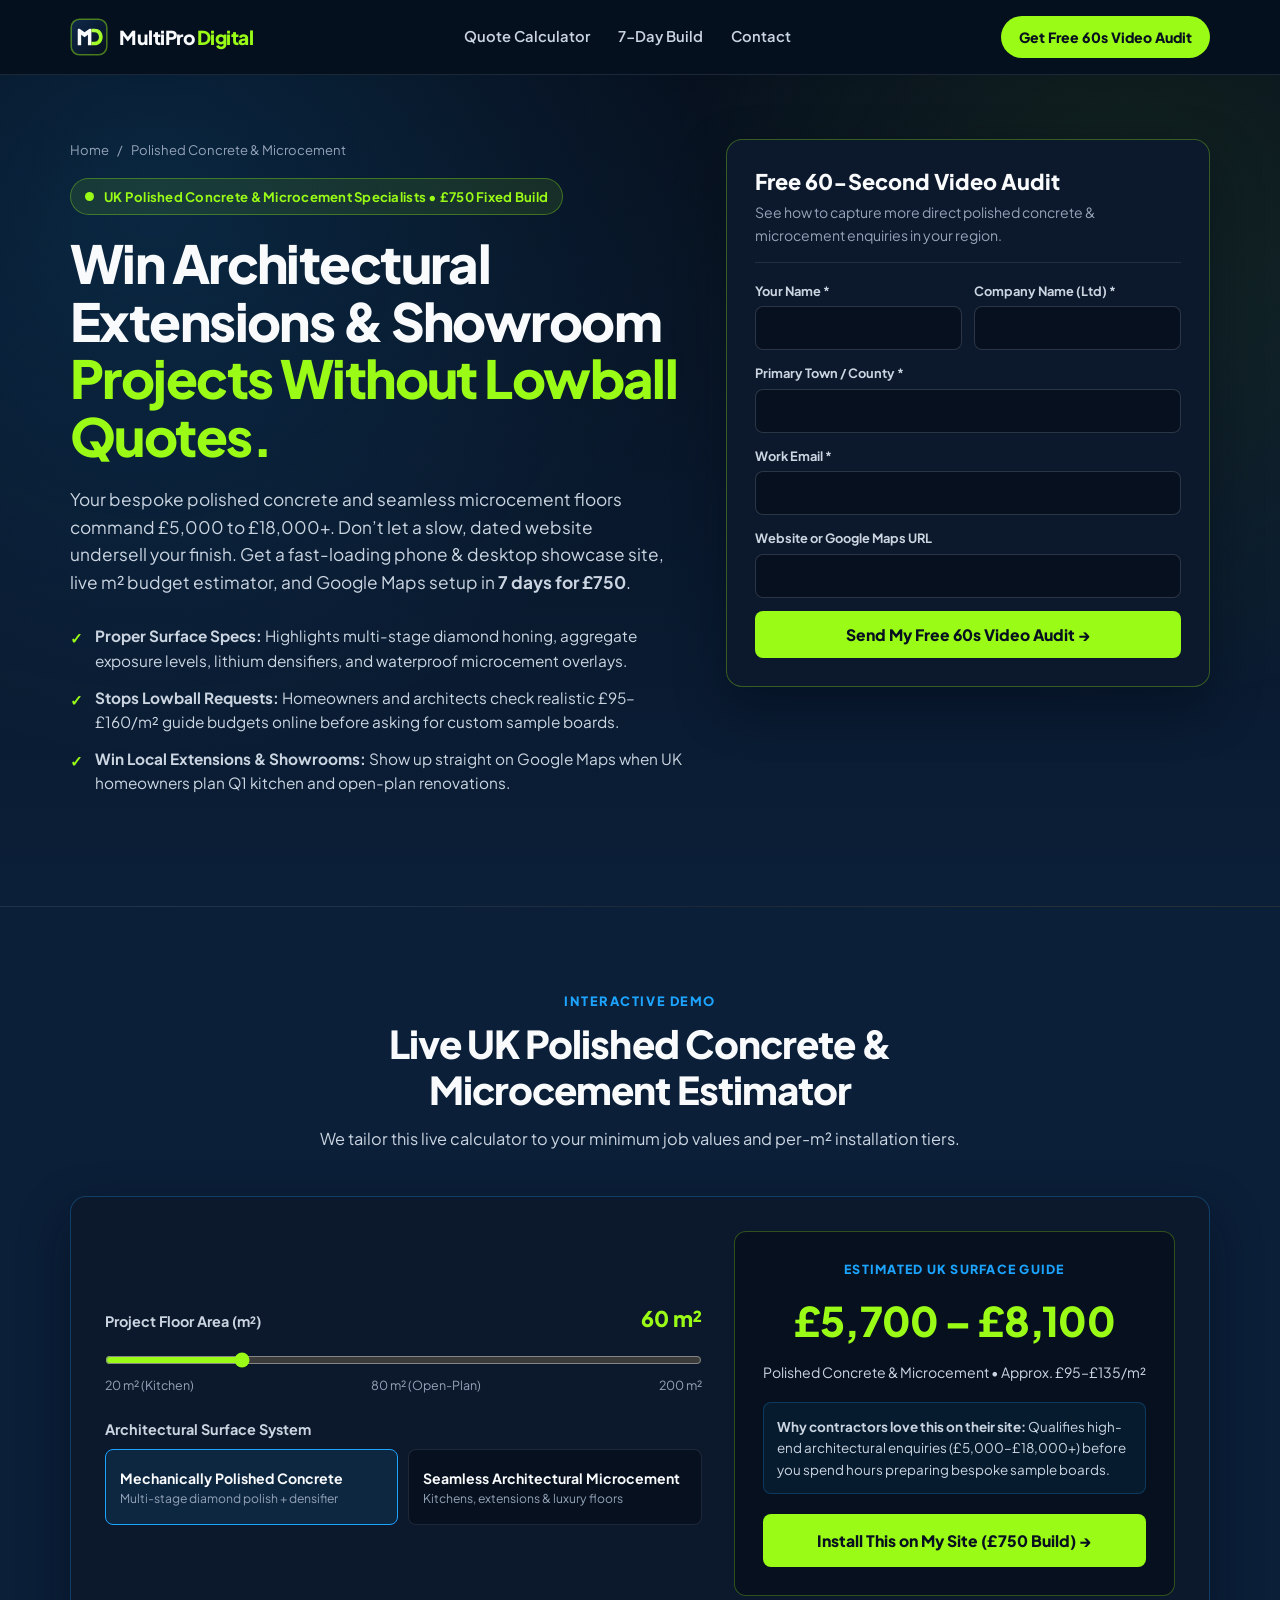
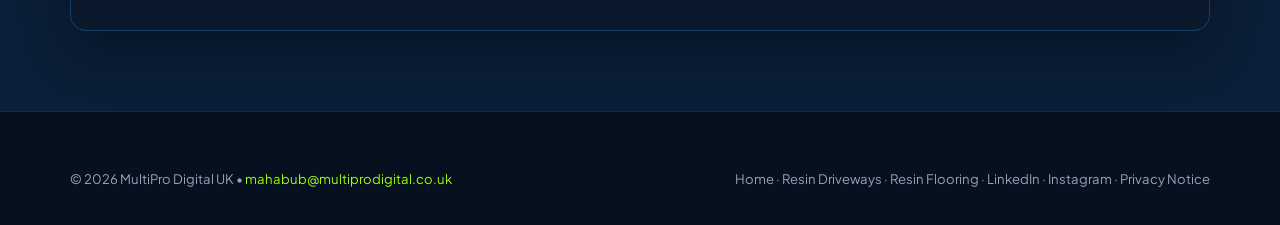
<file: polished-concrete/index.html>
<!DOCTYPE html>
<html lang="en-GB">
<head>
  <meta charset="UTF-8">
  <meta name="viewport" content="width=device-width, initial-scale=1.0">
  <title>Websites &amp; Instant m² Estimators for UK Polished Concrete &amp; Microcement Contractors | MultiPro Digital UK</title>
  <meta name="description" content="Built for UK polished concrete and architectural microcement specialists. Launch a fast portfolio website, live m² budget estimator and Google Maps overhaul in 7 days for £750.">
  <link rel="canonical" href="https://multiprodigital.co.uk/polished-concrete/">
  <link rel="icon" type="image/svg+xml" href="/favicon.svg">
  <link rel="icon" href="/favicon.ico" sizes="any">
  <link rel="apple-touch-icon" href="/apple-touch-icon.png">
  <link rel="preconnect" href="https://fonts.googleapis.com">
  <link rel="preconnect" href="https://fonts.gstatic.com" crossorigin>
  <link href="https://fonts.googleapis.com/css2?family=Plus+Jakarta+Sans:wght@500;600;700;800&display=optional" rel="stylesheet">
  <link rel="stylesheet" href="/styles.css?v=2">

  <script type="application/ld+json">
  {
    "@context": "https://schema.org",
    "@type": "BreadcrumbList",
    "itemListElement": [
      { "@type": "ListItem", "position": 1, "name": "Home", "item": "https://multiprodigital.co.uk/" },
      { "@type": "ListItem", "position": 2, "name": "Polished Concrete & Microcement", "item": "https://multiprodigital.co.uk/polished-concrete/" }
    ]
  }
  </script>
</head>
<body>
  <header class="site-header">
    <div class="container header-inner">
      <a href="/" class="brand" aria-label="MultiPro Digital Home">
        <img src="/favicon.svg" alt="" width="38" height="38" class="brand-icon" aria-hidden="true">
        <span>MultiPro <span class="brand-accent">Digital</span></span>
      </a>
      <nav class="nav-links" data-nav-links>
        <a href="/estimator/">Quote Calculator</a>
        <a href="/#offer">7-Day Build</a>
        <a href="/contact/">Contact</a>
      </nav>
      <a href="#audit" class="header-cta">Get Free 60s Video Audit</a>
      <button class="menu-toggle" type="button" aria-label="Toggle Menu" aria-expanded="false" data-menu-toggle>☰</button>
    </div>
  </header>

  <main>
    <section class="hero">
      <div class="container hero-grid">
        <div>
          <nav class="breadcrumbs" aria-label="Breadcrumb">
            <a href="/">Home</a> <span>/</span> <span>Polished Concrete &amp; Microcement</span>
          </nav>
          <div class="status-badge">
            <span class="pulse-dot"></span>
            UK Polished Concrete &amp; Microcement Specialists • £750 Fixed Build
          </div>
          <h1>Win Architectural Extensions &amp; Showroom <span class="accent">Projects Without Lowball Quotes.</span></h1>
          <p class="hero-lead">
            Your bespoke polished concrete and seamless microcement floors command £5,000 to £18,000+. Don’t let a slow, dated website undersell your finish. Get a fast-loading phone &amp; desktop showcase site, live m² budget estimator, and Google Maps setup in <strong>7 days for £750</strong>.
          </p>

          <ul class="hero-bullets">
            <li><span class="check-icon">✓</span><span><strong>Proper Surface Specs:</strong> Highlights multi-stage diamond honing, aggregate exposure levels, lithium densifiers, and waterproof microcement overlays.</span></li>
            <li><span class="check-icon">✓</span><span><strong>Stops Lowball Requests:</strong> Homeowners and architects check realistic £95–£160/m² guide budgets online before asking for custom sample boards.</span></li>
            <li><span class="check-icon">✓</span><span><strong>Win Local Extensions &amp; Showrooms:</strong> Show up straight on Google Maps when UK homeowners plan Q1 kitchen and open-plan renovations.</span></li>
          </ul>
        </div>

        <aside class="audit-card" id="audit">
          <div class="audit-card-header">
            <h2>Free 60-Second Video Audit</h2>
            <p>See how to capture more direct polished concrete &amp; microcement enquiries in your region.</p>
          </div>
          <form class="form-grid" data-audit-form>
            <input type="hidden" name="_subject" value="UK Polished Concrete 60s Audit Request">
            <input type="hidden" name="_template" value="table">
            <input type="hidden" name="Trade" value="Polished Concrete / Microcement">
            <input type="hidden" name="_ts" value="">
            <input type="text" name="_honey" class="hp-field" aria-hidden="true" aria-label="Leave blank" tabindex="-1" autocomplete="off">

            <div class="form-row-2">
              <div class="form-field">
                <label for="name">Your Name *</label>
                <input id="name" name="Name" type="text" required>
              </div>
              <div class="form-field">
                <label for="company">Company Name (Ltd) *</label>
                <input id="company" name="Company" type="text" required>
              </div>
            </div>

            <div class="form-field">
              <label for="town">Primary Town / County *</label>
              <input id="town" name="Town_County" type="text" required>
            </div>
            <div class="form-field">
              <label for="email">Work Email *</label>
              <input id="email" name="Email" type="email" required>
            </div>
            <div class="form-field">
              <label for="website">Website or Google Maps URL</label>
              <input id="website" name="Website" type="text">
            </div>

            <button type="submit" class="btn-primary">Send My Free 60s Video Audit →</button>
            <div class="form-feedback" data-form-feedback></div>
          </form>
        </aside>
      </div>
    </section>

    <section class="section" id="estimator">
      <div class="container">
        <div class="section-header center">
          <span class="section-kicker">Interactive Demo</span>
          <h2>Live UK Polished Concrete &amp; Microcement Estimator</h2>
          <p>We tailor this live calculator to your minimum job values and per-m² installation tiers.</p>
        </div>

        <div class="estimator-shell" data-estimator data-default-trade="concrete">
          <div class="trade-tabs" style="display:none;">
            <button type="button" class="trade-tab active" data-trade-tab="concrete">Polished Concrete</button>
          </div>
          <div class="estimator-grid">
            <div class="est-controls">
              <div>
                <div class="est-label-row">
                  <label for="area-slider">Project Floor Area (m²)</label>
                  <span class="est-area-readout" data-area-readout>60 m²</span>
                </div>
                <input id="area-slider" class="range-slider" type="range" min="20" max="200" step="5" value="60" data-area-slider>
                <div class="range-scale">
                  <span>20 m² (Kitchen)</span>
                  <span>80 m² (Open-Plan)</span>
                  <span data-max-scale>200 m²</span>
                </div>
              </div>
              <div>
                <div class="est-label-row"><label>Architectural Surface System</label></div>
                <div class="spec-options" data-spec-options></div>
              </div>
            </div>
            <div class="est-output">
              <div class="est-output-tag">Estimated UK Surface Guide</div>
              <div class="est-price-range" data-price-range>£5,700 – £8,100</div>
              <div class="est-rate-detail" data-rate-detail></div>
              <div class="est-why-box" data-why-box></div>
              <a href="#audit" class="btn-primary">Install This on My Site (£750 Build) →</a>
            </div>
          </div>
        </div>
      </div>
    </section>
  </main>

  <footer class="site-footer">
    <div class="container">
      <div class="footer-bottom">
        <span>© 2026 MultiPro Digital UK • <a href="mailto:mahabub@multiprodigital.co.uk" style="color:var(--brand-lime);">mahabub@multiprodigital.co.uk</a></span>
        <span><a href="/">Home</a> · <a href="/resin-driveways/">Resin Driveways</a> · <a href="/resin-flooring/">Resin Flooring</a> · <a href="https://www.linkedin.com/in/mahabub-kabir/" target="_blank" rel="noopener noreferrer">LinkedIn</a> · <a href="https://www.instagram.com/multiprodigitalagency/" target="_blank" rel="noopener noreferrer">Instagram</a> · <a href="/privacy-policy/">Privacy Notice</a></span>
      </div>
    </div>
  </footer>
  <script src="/app.js" defer></script>
</body>
</html>
</file>
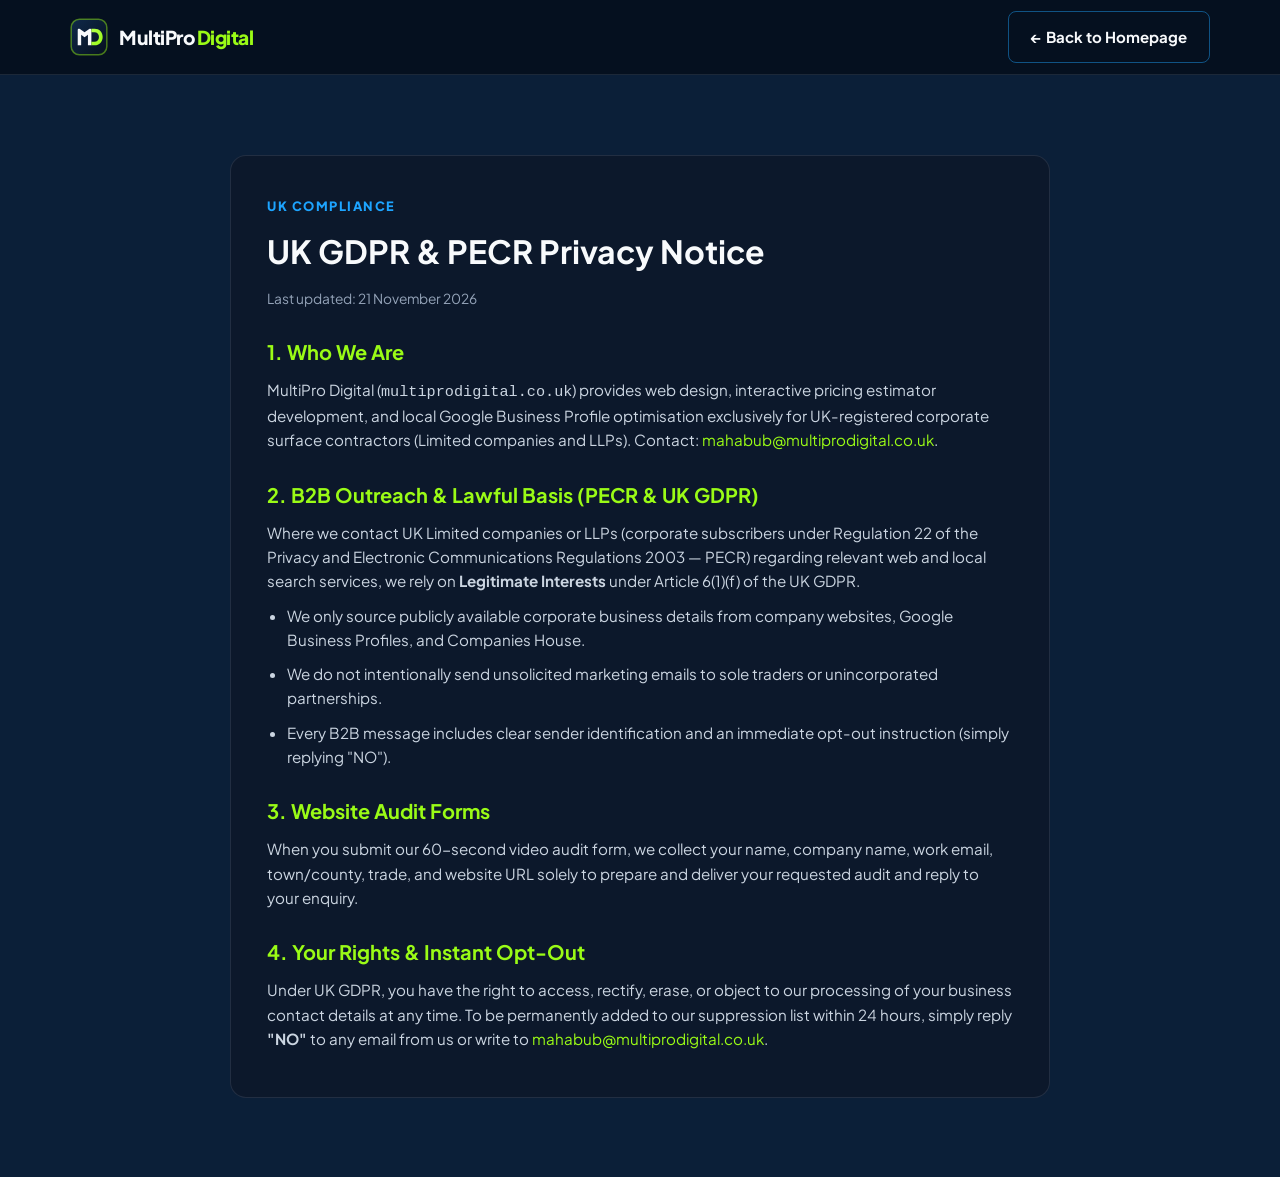
<file: privacy-policy/index.html>
<!DOCTYPE html>
<html lang="en-GB">
<head>
  <meta charset="UTF-8">
  <meta name="viewport" content="width=device-width, initial-scale=1.0">
  <title>UK GDPR &amp; PECR B2B Privacy Notice | MultiPro Digital UK</title>
  <meta name="description" content="UK GDPR and PECR compliance notice for MultiPro Digital UK website visitors and B2B corporate subscribers.">
  <link rel="canonical" href="https://multiprodigital.co.uk/privacy-policy/">
  <link rel="icon" type="image/svg+xml" href="/favicon.svg">
  <link rel="icon" href="/favicon.ico" sizes="any">
  <link rel="apple-touch-icon" href="/apple-touch-icon.png">
  <link rel="preconnect" href="https://fonts.googleapis.com">
  <link rel="preconnect" href="https://fonts.gstatic.com" crossorigin>
  <link href="https://fonts.googleapis.com/css2?family=Plus+Jakarta+Sans:wght@500;600;700;800&display=optional" rel="stylesheet">
  <link rel="stylesheet" href="/styles.css">
</head>
<body>
  <header class="site-header">
    <div class="container header-inner">
      <a href="/" class="brand" aria-label="MultiPro Digital Home">
        <img src="/favicon.svg" alt="" width="38" height="38" class="brand-icon" aria-hidden="true">
        <span>MultiPro <span class="brand-accent">Digital</span></span>
      </a>
      <a href="/" class="btn-secondary">← Back to Homepage</a>
    </div>
  </header>

  <main class="section">
    <div class="container">
      <div class="legal-content">
        <span class="section-kicker">UK Compliance</span>
        <h1 style="font-size:2rem;margin-bottom:10px;">UK GDPR &amp; PECR Privacy Notice</h1>
        <p style="color:var(--text-muted);font-size:0.86rem;">Last updated: 21 November 2026</p>

        <h2>1. Who We Are</h2>
        <p>MultiPro Digital (<code>multiprodigital.co.uk</code>) provides web design, interactive pricing estimator development, and local Google Business Profile optimisation exclusively for UK-registered corporate surface contractors (Limited companies and LLPs). Contact: <a href="mailto:mahabub@multiprodigital.co.uk" style="color:var(--brand-lime);">mahabub@multiprodigital.co.uk</a>.</p>

        <h2>2. B2B Outreach &amp; Lawful Basis (PECR &amp; UK GDPR)</h2>
        <p>Where we contact UK Limited companies or LLPs (corporate subscribers under Regulation 22 of the Privacy and Electronic Communications Regulations 2003 — PECR) regarding relevant web and local search services, we rely on <strong>Legitimate Interests</strong> under Article 6(1)(f) of the UK GDPR.</p>
        <ul>
          <li>We only source publicly available corporate business details from company websites, Google Business Profiles, and Companies House.</li>
          <li>We do not intentionally send unsolicited marketing emails to sole traders or unincorporated partnerships.</li>
          <li>Every B2B message includes clear sender identification and an immediate opt-out instruction (simply replying "NO").</li>
        </ul>

        <h2>3. Website Audit Forms</h2>
        <p>When you submit our 60-second video audit form, we collect your name, company name, work email, town/county, trade, and website URL solely to prepare and deliver your requested audit and reply to your enquiry.</p>

        <h2>4. Your Rights &amp; Instant Opt-Out</h2>
        <p>Under UK GDPR, you have the right to access, rectify, erase, or object to our processing of your business contact details at any time. To be permanently added to our suppression list within 24 hours, simply reply <strong>"NO"</strong> to any email from us or write to <a href="mailto:mahabub@multiprodigital.co.uk" style="color:var(--brand-lime);">mahabub@multiprodigital.co.uk</a>.</p>
      </div>
    </div>
  </main>
</body>
</html>
</file>
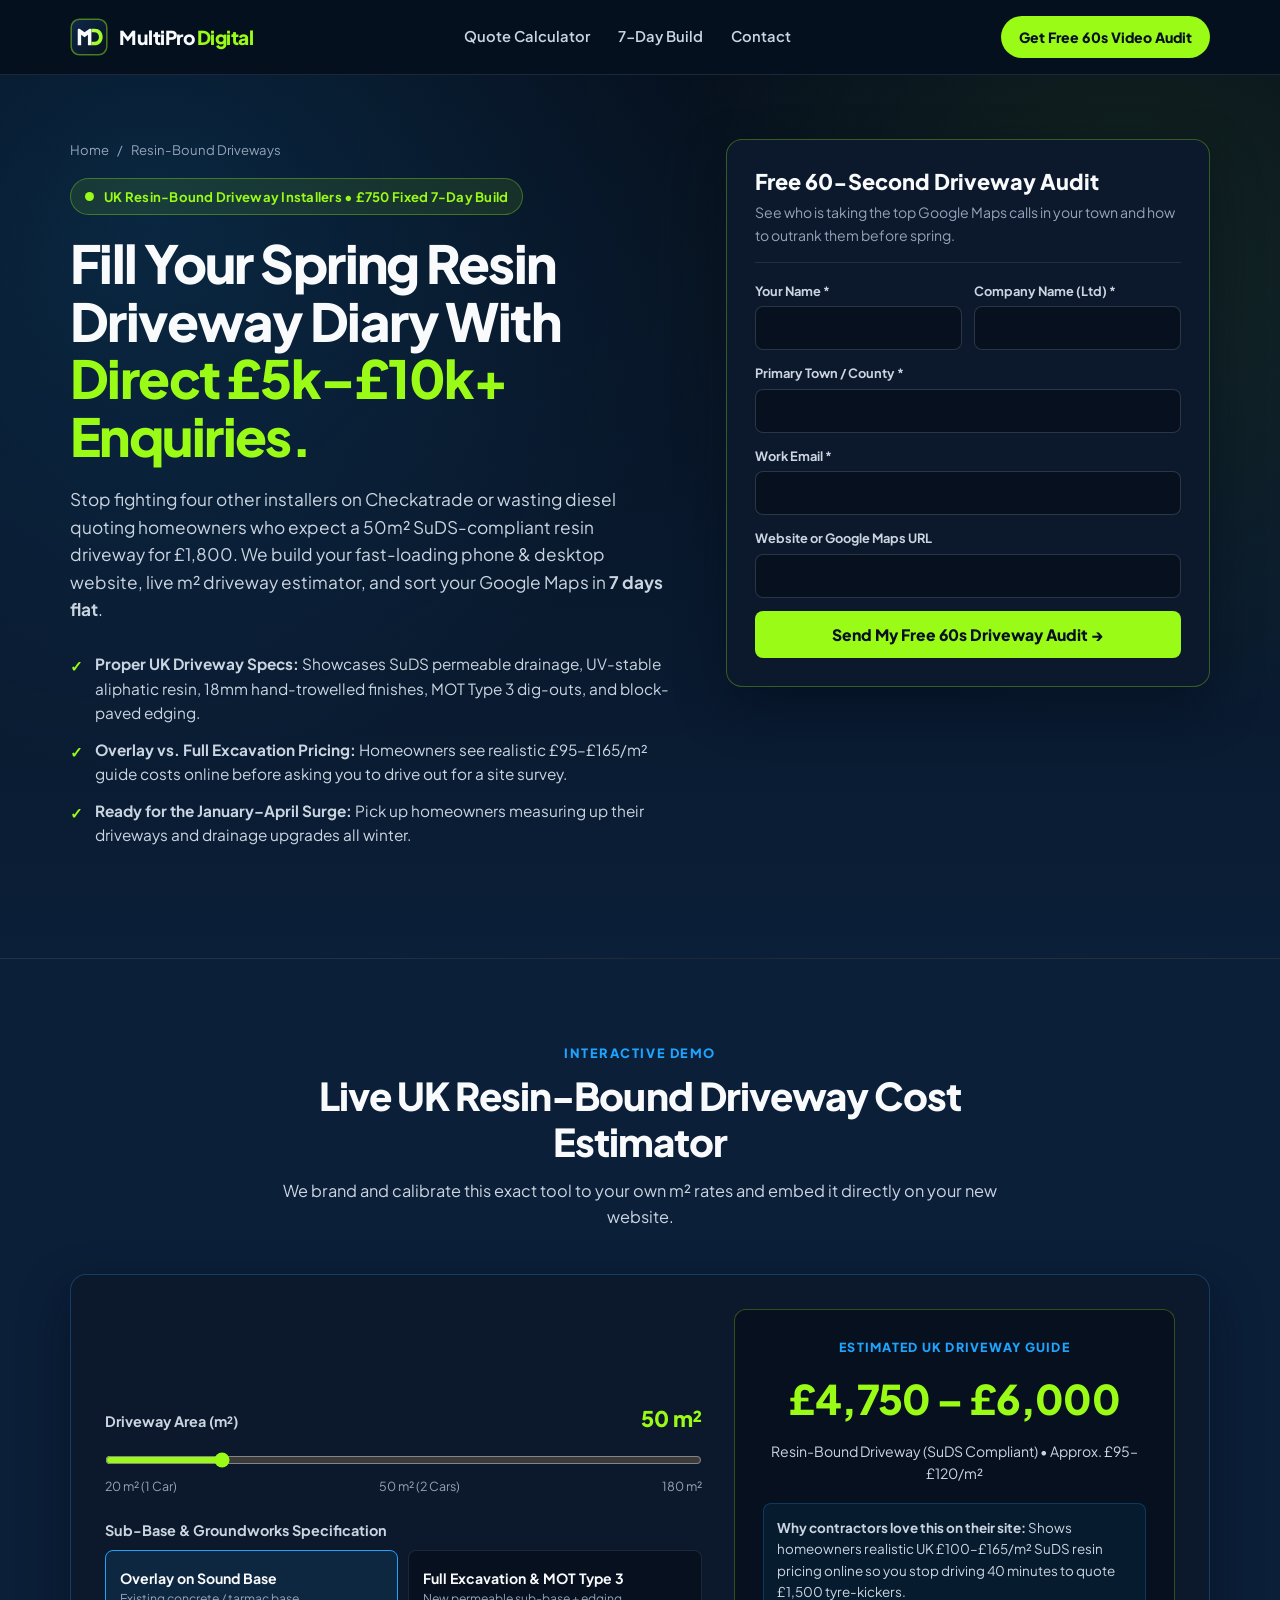
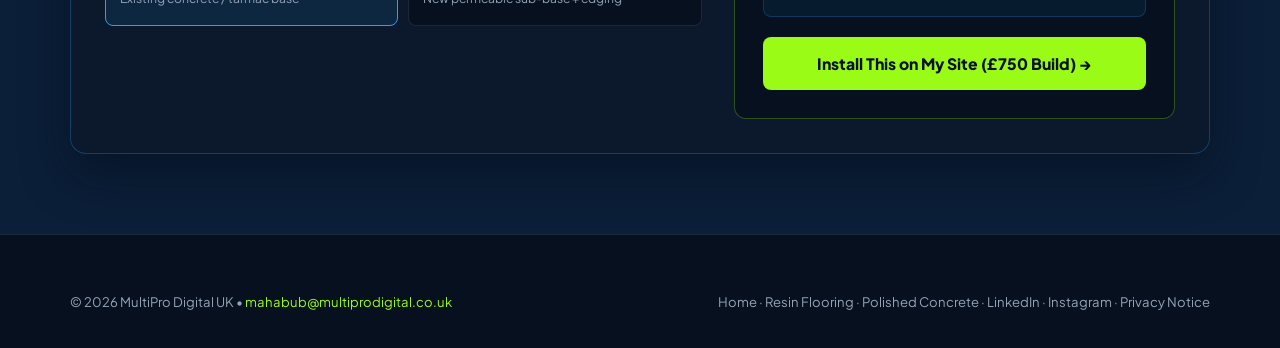
<file: resin-driveways/index.html>
<!DOCTYPE html>
<html lang="en-GB">
<head>
  <meta charset="UTF-8">
  <meta name="viewport" content="width=device-width, initial-scale=1.0">
  <title>Websites &amp; Instant m² Estimators for UK Resin-Bound Driveway Installers | MultiPro Digital UK</title>
  <meta name="description" content="Built purely for UK resin-bound driveway installers. Get a fast-loading phone and desktop website, live SuDS resin m² quote estimator and Google Maps setup in 7 days for £750 fixed.">
  <link rel="canonical" href="https://multiprodigital.co.uk/resin-driveways/">
  <link rel="icon" type="image/svg+xml" href="/favicon.svg">
  <link rel="icon" href="/favicon.ico" sizes="any">
  <link rel="apple-touch-icon" href="/apple-touch-icon.png">
  <link rel="preconnect" href="https://fonts.googleapis.com">
  <link rel="preconnect" href="https://fonts.gstatic.com" crossorigin>
  <link href="https://fonts.googleapis.com/css2?family=Plus+Jakarta+Sans:wght@500;600;700;800&display=optional" rel="stylesheet">
  <link rel="stylesheet" href="/styles.css?v=2">

  <script type="application/ld+json">
  {
    "@context": "https://schema.org",
    "@type": "BreadcrumbList",
    "itemListElement": [
      { "@type": "ListItem", "position": 1, "name": "Home", "item": "https://multiprodigital.co.uk/" },
      { "@type": "ListItem", "position": 2, "name": "Resin-Bound Driveways", "item": "https://multiprodigital.co.uk/resin-driveways/" }
    ]
  }
  </script>
</head>
<body>
  <header class="site-header">
    <div class="container header-inner">
      <a href="/" class="brand" aria-label="MultiPro Digital Home">
        <img src="/favicon.svg" alt="" width="38" height="38" class="brand-icon" aria-hidden="true">
        <span>MultiPro <span class="brand-accent">Digital</span></span>
      </a>
      <nav class="nav-links" data-nav-links>
        <a href="/estimator/">Quote Calculator</a>
        <a href="/#offer">7-Day Build</a>
        <a href="/contact/">Contact</a>
      </nav>
      <a href="#audit" class="header-cta">Get Free 60s Video Audit</a>
      <button class="menu-toggle" type="button" aria-label="Toggle Menu" aria-expanded="false" data-menu-toggle>☰</button>
    </div>
  </header>

  <main>
    <section class="hero">
      <div class="container hero-grid">
        <div>
          <nav class="breadcrumbs" aria-label="Breadcrumb">
            <a href="/">Home</a> <span>/</span> <span>Resin-Bound Driveways</span>
          </nav>
          <div class="status-badge">
            <span class="pulse-dot"></span>
            UK Resin-Bound Driveway Installers • £750 Fixed 7-Day Build
          </div>
          <h1>Fill Your Spring Resin Driveway Diary With <span class="accent">Direct £5k–£10k+ Enquiries.</span></h1>
          <p class="hero-lead">
            Stop fighting four other installers on Checkatrade or wasting diesel quoting homeowners who expect a 50m² SuDS-compliant resin driveway for £1,800. We build your fast-loading phone &amp; desktop website, live m² driveway estimator, and sort your Google Maps in <strong>7 days flat</strong>.
          </p>

          <ul class="hero-bullets">
            <li><span class="check-icon">✓</span><span><strong>Proper UK Driveway Specs:</strong> Showcases SuDS permeable drainage, UV-stable aliphatic resin, 18mm hand-trowelled finishes, MOT Type 3 dig-outs, and block-paved edging.</span></li>
            <li><span class="check-icon">✓</span><span><strong>Overlay vs. Full Excavation Pricing:</strong> Homeowners see realistic £95–£165/m² guide costs online before asking you to drive out for a site survey.</span></li>
            <li><span class="check-icon">✓</span><span><strong>Ready for the January–April Surge:</strong> Pick up homeowners measuring up their driveways and drainage upgrades all winter.</span></li>
          </ul>
        </div>

        <aside class="audit-card" id="audit">
          <div class="audit-card-header">
            <h2>Free 60-Second Driveway Audit</h2>
            <p>See who is taking the top Google Maps calls in your town and how to outrank them before spring.</p>
          </div>
          <form class="form-grid" data-audit-form>
            <input type="hidden" name="_subject" value="UK Resin Driveway 60s Audit Request">
            <input type="hidden" name="_template" value="table">
            <input type="hidden" name="Trade" value="Resin-Bound Driveways">
            <input type="hidden" name="_ts" value="">
            <input type="text" name="_honey" class="hp-field" aria-hidden="true" aria-label="Leave blank" tabindex="-1" autocomplete="off">

            <div class="form-row-2">
              <div class="form-field">
                <label for="name">Your Name *</label>
                <input id="name" name="Name" type="text" required>
              </div>
              <div class="form-field">
                <label for="company">Company Name (Ltd) *</label>
                <input id="company" name="Company" type="text" required>
              </div>
            </div>

            <div class="form-field">
              <label for="town">Primary Town / County *</label>
              <input id="town" name="Town_County" type="text" required>
            </div>
            <div class="form-field">
              <label for="email">Work Email *</label>
              <input id="email" name="Email" type="email" required>
            </div>
            <div class="form-field">
              <label for="website">Website or Google Maps URL</label>
              <input id="website" name="Website" type="text">
            </div>

            <button type="submit" class="btn-primary">Send My Free 60s Driveway Audit →</button>
            <div class="form-feedback" data-form-feedback></div>
          </form>
        </aside>
      </div>
    </section>

    <section class="section" id="estimator">
      <div class="container">
        <div class="section-header center">
          <span class="section-kicker">Interactive Demo</span>
          <h2>Live UK Resin-Bound Driveway Cost Estimator</h2>
          <p>We brand and calibrate this exact tool to your own m² rates and embed it directly on your new website.</p>
        </div>

        <div class="estimator-shell" data-estimator data-default-trade="driveway">
          <div class="trade-tabs" style="display:none;">
            <button type="button" class="trade-tab active" data-trade-tab="driveway">Resin-Bound Driveways</button>
          </div>
          <div class="estimator-grid">
            <div class="est-controls">
              <div>
                <div class="est-label-row">
                  <label for="area-slider">Driveway Area (m²)</label>
                  <span class="est-area-readout" data-area-readout>50 m²</span>
                </div>
                <input id="area-slider" class="range-slider" type="range" min="20" max="180" step="5" value="50" data-area-slider>
                <div class="range-scale">
                  <span>20 m² (1 Car)</span>
                  <span>50 m² (2 Cars)</span>
                  <span data-max-scale>180 m²</span>
                </div>
              </div>
              <div>
                <div class="est-label-row"><label>Sub-Base &amp; Groundworks Specification</label></div>
                <div class="spec-options" data-spec-options></div>
              </div>
            </div>
            <div class="est-output">
              <div class="est-output-tag">Estimated UK Driveway Guide</div>
              <div class="est-price-range" data-price-range>£4,750 – £6,000</div>
              <div class="est-rate-detail" data-rate-detail></div>
              <div class="est-why-box" data-why-box></div>
              <a href="#audit" class="btn-primary">Install This on My Site (£750 Build) →</a>
            </div>
          </div>
        </div>
      </div>
    </section>
  </main>

  <footer class="site-footer">
    <div class="container">
      <div class="footer-bottom">
        <span>© 2026 MultiPro Digital UK • <a href="mailto:mahabub@multiprodigital.co.uk" style="color:var(--brand-lime);">mahabub@multiprodigital.co.uk</a></span>
        <span><a href="/">Home</a> · <a href="/resin-flooring/">Resin Flooring</a> · <a href="/polished-concrete/">Polished Concrete</a> · <a href="https://www.linkedin.com/in/mahabub-kabir/" target="_blank" rel="noopener noreferrer">LinkedIn</a> · <a href="https://www.instagram.com/multiprodigitalagency/" target="_blank" rel="noopener noreferrer">Instagram</a> · <a href="/privacy-policy/">Privacy Notice</a></span>
      </div>
    </div>
  </footer>
  <script src="/app.js" defer></script>
</body>
</html>
</file>
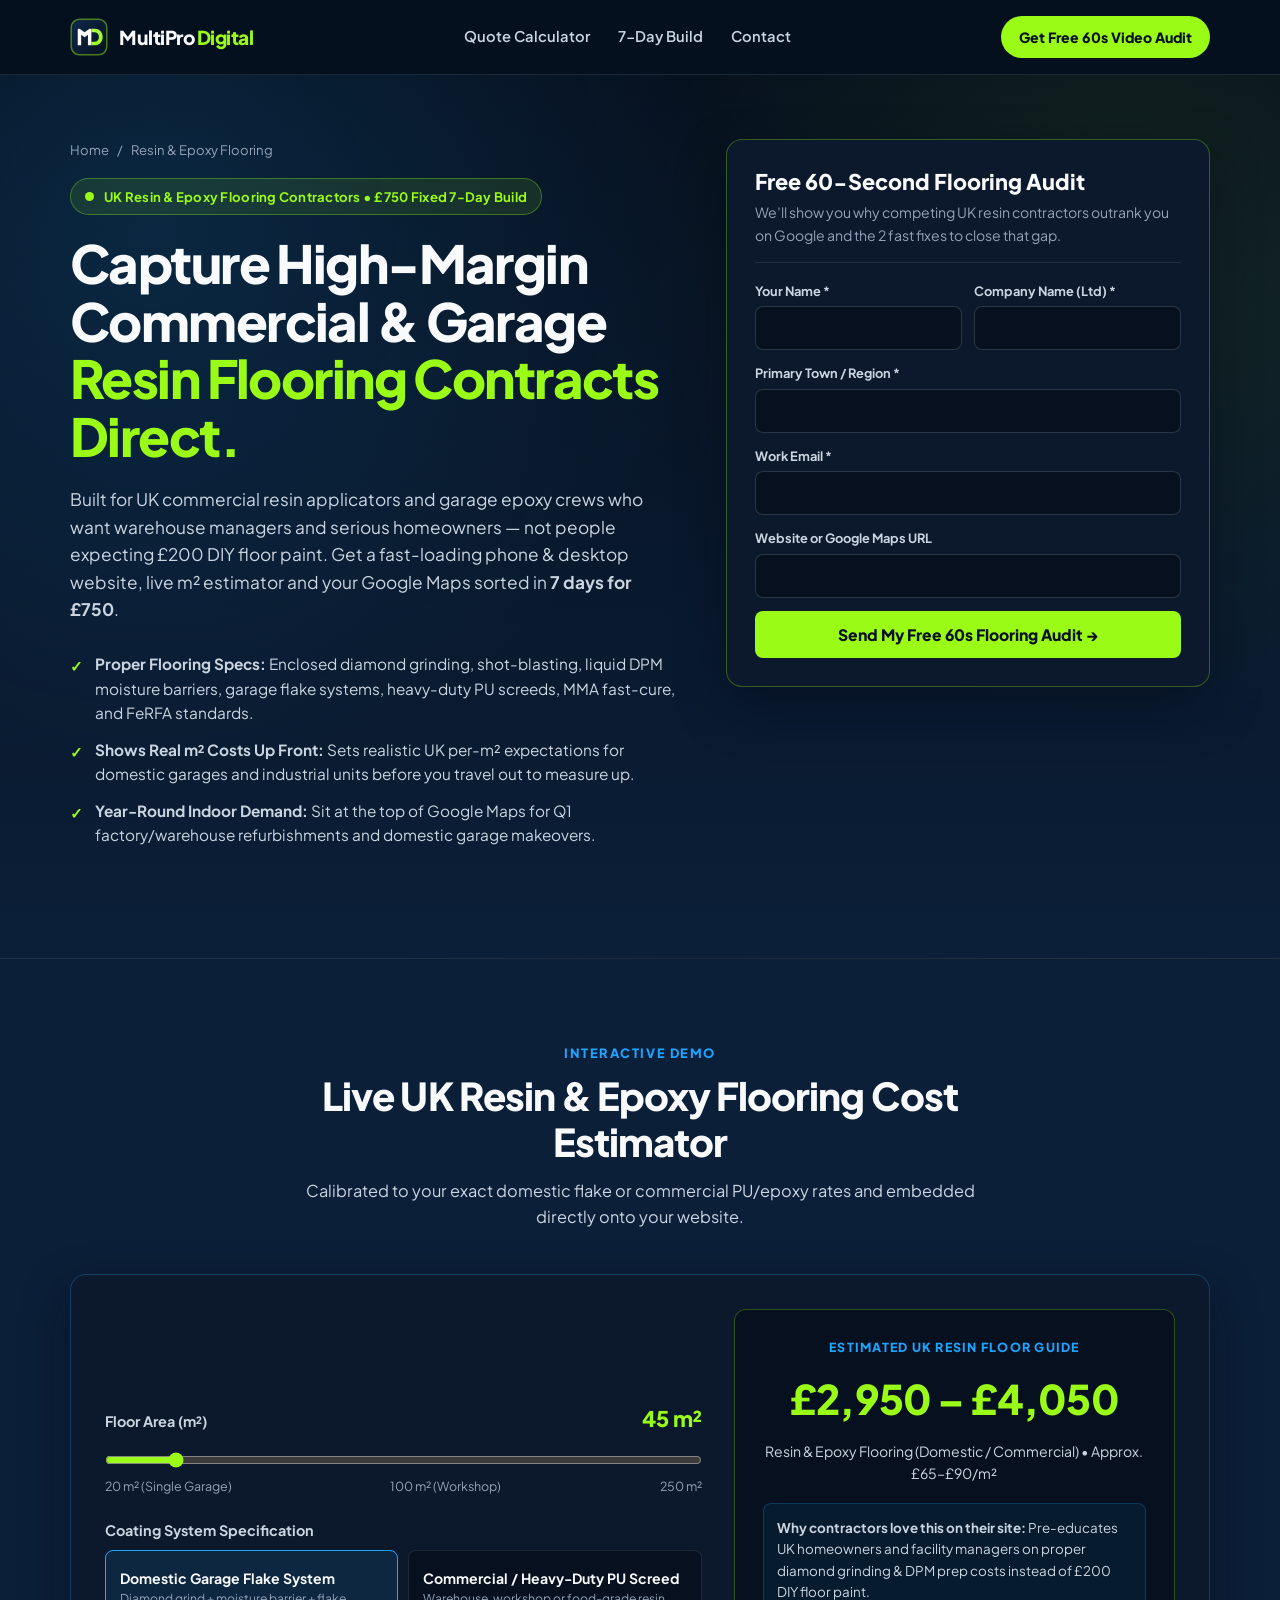
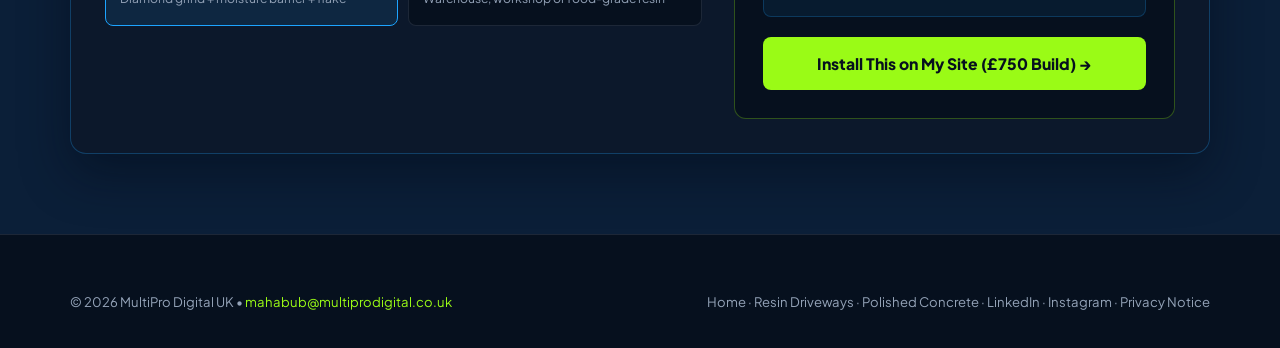
<file: resin-flooring/index.html>
<!DOCTYPE html>
<html lang="en-GB">
<head>
  <meta charset="UTF-8">
  <meta name="viewport" content="width=device-width, initial-scale=1.0">
  <title>Websites &amp; Instant m² Estimators for UK Resin &amp; Epoxy Flooring Contractors | MultiPro Digital UK</title>
  <meta name="description" content="Dedicated websites, live m² pricing estimators and Google Maps optimisation for UK commercial resin flooring and domestic epoxy garage installers. Flat £750 in 7 days.">
  <link rel="canonical" href="https://multiprodigital.co.uk/resin-flooring/">
  <link rel="icon" type="image/svg+xml" href="/favicon.svg">
  <link rel="icon" href="/favicon.ico" sizes="any">
  <link rel="apple-touch-icon" href="/apple-touch-icon.png">
  <link rel="preconnect" href="https://fonts.googleapis.com">
  <link rel="preconnect" href="https://fonts.gstatic.com" crossorigin>
  <link href="https://fonts.googleapis.com/css2?family=Plus+Jakarta+Sans:wght@500;600;700;800&display=optional" rel="stylesheet">
  <link rel="stylesheet" href="/styles.css?v=2">

  <script type="application/ld+json">
  {
    "@context": "https://schema.org",
    "@type": "BreadcrumbList",
    "itemListElement": [
      { "@type": "ListItem", "position": 1, "name": "Home", "item": "https://multiprodigital.co.uk/" },
      { "@type": "ListItem", "position": 2, "name": "Resin & Epoxy Flooring", "item": "https://multiprodigital.co.uk/resin-flooring/" }
    ]
  }
  </script>
</head>
<body>
  <header class="site-header">
    <div class="container header-inner">
      <a href="/" class="brand" aria-label="MultiPro Digital Home">
        <img src="/favicon.svg" alt="" width="38" height="38" class="brand-icon" aria-hidden="true">
        <span>MultiPro <span class="brand-accent">Digital</span></span>
      </a>
      <nav class="nav-links" data-nav-links>
        <a href="/estimator/">Quote Calculator</a>
        <a href="/#offer">7-Day Build</a>
        <a href="/contact/">Contact</a>
      </nav>
      <a href="#audit" class="header-cta">Get Free 60s Video Audit</a>
      <button class="menu-toggle" type="button" aria-label="Toggle Menu" aria-expanded="false" data-menu-toggle>☰</button>
    </div>
  </header>

  <main>
    <section class="hero">
      <div class="container hero-grid">
        <div>
          <nav class="breadcrumbs" aria-label="Breadcrumb">
            <a href="/">Home</a> <span>/</span> <span>Resin &amp; Epoxy Flooring</span>
          </nav>
          <div class="status-badge">
            <span class="pulse-dot"></span>
            UK Resin &amp; Epoxy Flooring Contractors • £750 Fixed 7-Day Build
          </div>
          <h1>Capture High-Margin Commercial &amp; Garage <span class="accent">Resin Flooring Contracts Direct.</span></h1>
          <p class="hero-lead">
            Built for UK commercial resin applicators and garage epoxy crews who want warehouse managers and serious homeowners — not people expecting £200 DIY floor paint. Get a fast-loading phone &amp; desktop website, live m² estimator and your Google Maps sorted in <strong>7 days for £750</strong>.
          </p>

          <ul class="hero-bullets">
            <li><span class="check-icon">✓</span><span><strong>Proper Flooring Specs:</strong> Enclosed diamond grinding, shot-blasting, liquid DPM moisture barriers, garage flake systems, heavy-duty PU screeds, MMA fast-cure, and FeRFA standards.</span></li>
            <li><span class="check-icon">✓</span><span><strong>Shows Real m² Costs Up Front:</strong> Sets realistic UK per-m² expectations for domestic garages and industrial units before you travel out to measure up.</span></li>
            <li><span class="check-icon">✓</span><span><strong>Year-Round Indoor Demand:</strong> Sit at the top of Google Maps for Q1 factory/warehouse refurbishments and domestic garage makeovers.</span></li>
          </ul>
        </div>

        <aside class="audit-card" id="audit">
          <div class="audit-card-header">
            <h2>Free 60-Second Flooring Audit</h2>
            <p>We’ll show you why competing UK resin contractors outrank you on Google and the 2 fast fixes to close that gap.</p>
          </div>
          <form class="form-grid" data-audit-form>
            <input type="hidden" name="_subject" value="UK Resin Flooring 60s Audit Request">
            <input type="hidden" name="_template" value="table">
            <input type="hidden" name="Trade" value="Resin & Epoxy Flooring">
            <input type="hidden" name="_ts" value="">
            <input type="text" name="_honey" class="hp-field" aria-hidden="true" aria-label="Leave blank" tabindex="-1" autocomplete="off">

            <div class="form-row-2">
              <div class="form-field">
                <label for="name">Your Name *</label>
                <input id="name" name="Name" type="text" required>
              </div>
              <div class="form-field">
                <label for="company">Company Name (Ltd) *</label>
                <input id="company" name="Company" type="text" required>
              </div>
            </div>

            <div class="form-field">
              <label for="town">Primary Town / Region *</label>
              <input id="town" name="Town_County" type="text" required>
            </div>
            <div class="form-field">
              <label for="email">Work Email *</label>
              <input id="email" name="Email" type="email" required>
            </div>
            <div class="form-field">
              <label for="website">Website or Google Maps URL</label>
              <input id="website" name="Website" type="text">
            </div>

            <button type="submit" class="btn-primary">Send My Free 60s Flooring Audit →</button>
            <div class="form-feedback" data-form-feedback></div>
          </form>
        </aside>
      </div>
    </section>

    <section class="section" id="estimator">
      <div class="container">
        <div class="section-header center">
          <span class="section-kicker">Interactive Demo</span>
          <h2>Live UK Resin &amp; Epoxy Flooring Cost Estimator</h2>
          <p>Calibrated to your exact domestic flake or commercial PU/epoxy rates and embedded directly onto your website.</p>
        </div>

        <div class="estimator-shell" data-estimator data-default-trade="flooring">
          <div class="trade-tabs" style="display:none;">
            <button type="button" class="trade-tab active" data-trade-tab="flooring">Resin &amp; Epoxy Flooring</button>
          </div>
          <div class="estimator-grid">
            <div class="est-controls">
              <div>
                <div class="est-label-row">
                  <label for="area-slider">Floor Area (m²)</label>
                  <span class="est-area-readout" data-area-readout>45 m²</span>
                </div>
                <input id="area-slider" class="range-slider" type="range" min="20" max="250" step="5" value="45" data-area-slider>
                <div class="range-scale">
                  <span>20 m² (Single Garage)</span>
                  <span>100 m² (Workshop)</span>
                  <span data-max-scale>250 m²</span>
                </div>
              </div>
              <div>
                <div class="est-label-row"><label>Coating System Specification</label></div>
                <div class="spec-options" data-spec-options></div>
              </div>
            </div>
            <div class="est-output">
              <div class="est-output-tag">Estimated UK Resin Floor Guide</div>
              <div class="est-price-range" data-price-range>£2,950 – £4,050</div>
              <div class="est-rate-detail" data-rate-detail></div>
              <div class="est-why-box" data-why-box></div>
              <a href="#audit" class="btn-primary">Install This on My Site (£750 Build) →</a>
            </div>
          </div>
        </div>
      </div>
    </section>
  </main>

  <footer class="site-footer">
    <div class="container">
      <div class="footer-bottom">
        <span>© 2026 MultiPro Digital UK • <a href="mailto:mahabub@multiprodigital.co.uk" style="color:var(--brand-lime);">mahabub@multiprodigital.co.uk</a></span>
        <span><a href="/">Home</a> · <a href="/resin-driveways/">Resin Driveways</a> · <a href="/polished-concrete/">Polished Concrete</a> · <a href="https://www.linkedin.com/in/mahabub-kabir/" target="_blank" rel="noopener noreferrer">LinkedIn</a> · <a href="https://www.instagram.com/multiprodigitalagency/" target="_blank" rel="noopener noreferrer">Instagram</a> · <a href="/privacy-policy/">Privacy Notice</a></span>
      </div>
    </div>
  </footer>
  <script src="/app.js" defer></script>
</body>
</html>
</file>
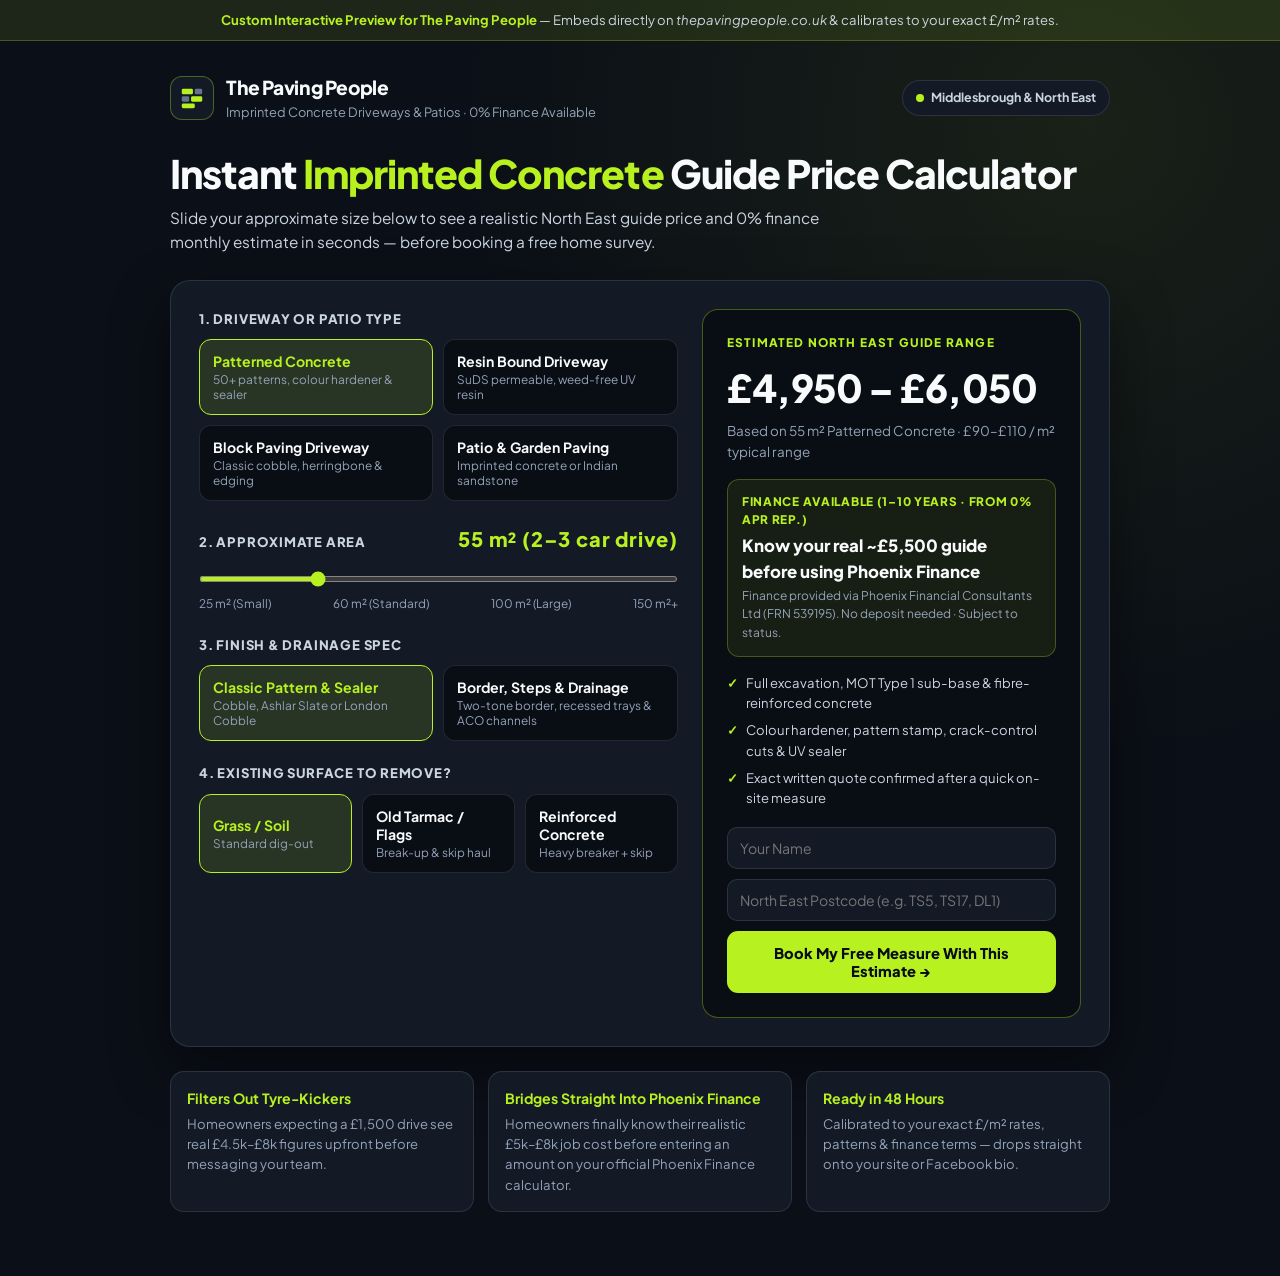
<file: demo/the-paving-people/index.html>
<!DOCTYPE html>
<html lang="en-GB">
<head>
  <meta charset="UTF-8">
  <meta name="viewport" content="width=device-width, initial-scale=1.0">
  <meta name="robots" content="noindex, nofollow">
  <title>The Paving People | Instant Imprinted Concrete Quote Calculator (Live Demo)</title>
  <link rel="icon" type="image/svg+xml" href="/favicon.svg">
  <link rel="preconnect" href="https://fonts.googleapis.com">
  <link rel="preconnect" href="https://fonts.gstatic.com" crossorigin>
  <link href="https://fonts.googleapis.com/css2?family=Plus+Jakarta+Sans:wght@500;600;700;800&display=swap" rel="stylesheet">
  <style>
    :root {
      --bg: #0b0f17;
      --card: #131a26;
      --deep: #090d14;
      --border: rgba(148, 163, 184, 0.18);
      --lime: #b8f120;
      --lime-dim: rgba(184, 241, 32, 0.12);
      --text: #f8fafc;
      --muted: #94a3b8;
      --secondary: #cbd5e1;
    }
    * { box-sizing: border-box; margin: 0; padding: 0; }
    body {
      font-family: 'Plus Jakarta Sans', -apple-system, BlinkMacSystemFont, sans-serif;
      background: radial-gradient(circle at 85% 10%, rgba(184, 241, 32, 0.08), transparent 40%), var(--bg);
      color: var(--text);
      line-height: 1.55;
      min-height: 100vh;
    }
    .demo-banner {
      background: rgba(184, 241, 32, 0.1);
      border-bottom: 1px solid rgba(184, 241, 32, 0.25);
      text-align: center;
      padding: 10px 16px;
      font-size: 0.82rem;
      color: var(--secondary);
    }
    .demo-banner strong { color: var(--lime); }
    .container { max-width: 980px; margin: 0 auto; padding: 32px 20px 64px; }
    .brand-bar {
      display: flex;
      flex-wrap: wrap;
      align-items: center;
      justify-content: space-between;
      gap: 14px;
      margin-bottom: 28px;
    }
    .brand-left { display: flex; align-items: center; gap: 12px; }
    .brand-mark {
      width: 44px; height: 44px; border-radius: 12px;
      background: var(--card); border: 1px solid rgba(184, 241, 32, 0.35);
      display: grid; place-items: center;
    }
    .brand-title { font-size: 1.2rem; font-weight: 800; letter-spacing: -0.02em; }
    .brand-sub { font-size: 0.8rem; color: var(--muted); }
    .region-pill {
      display: inline-flex; align-items: center; gap: 7px;
      background: var(--card); border: 1px solid var(--border);
      padding: 7px 13px; border-radius: 999px;
      font-size: 0.78rem; font-weight: 700; color: var(--secondary);
    }
    .dot { width: 8px; height: 8px; border-radius: 50%; background: var(--lime); }
    .hero-head { margin-bottom: 26px; }
    .hero-head h1 {
      font-size: clamp(1.7rem, 3.6vw, 2.45rem);
      font-weight: 800; line-height: 1.15; letter-spacing: -0.025em;
      margin-bottom: 10px;
    }
    .hero-head h1 span { color: var(--lime); }
    .hero-head p { color: var(--secondary); max-width: 680px; font-size: 0.96rem; }

    .calc-shell {
      display: grid;
      grid-template-columns: 1.2fr 0.95fr;
      gap: 24px;
      background: var(--card);
      border: 1px solid var(--border);
      border-radius: 20px;
      padding: 28px;
      box-shadow: 0 24px 60px rgba(0, 0, 0, 0.45);
    }
    .field-block { margin-bottom: 22px; }
    .field-label {
      display: flex; justify-content: space-between; align-items: baseline;
      font-size: 0.82rem; font-weight: 800; text-transform: uppercase;
      letter-spacing: 0.06em; color: var(--secondary); margin-bottom: 10px;
    }
    .area-badge {
      font-size: 1.25rem; font-weight: 800; color: var(--lime); text-transform: none;
    }
    .opt-grid { display: grid; grid-template-columns: repeat(2, 1fr); gap: 10px; }
    .opt-grid-3 { display: grid; grid-template-columns: repeat(3, 1fr); gap: 10px; }
    .opt-btn {
      background: var(--deep);
      border: 1px solid var(--border);
      border-radius: 12px;
      padding: 12px 13px;
      text-align: left;
      color: var(--text);
      cursor: pointer;
      font-family: inherit;
      transition: border-color 0.15s ease, background 0.15s ease;
    }
    .opt-btn strong { display: block; font-size: 0.88rem; margin-bottom: 2px; }
    .opt-btn span { display: block; font-size: 0.74rem; color: var(--muted); }
    .opt-btn.active {
      border-color: var(--lime);
      background: var(--lime-dim);
    }
    .opt-btn.active strong { color: var(--lime); }

    input[type="range"] {
      width: 100%;
      accent-color: var(--lime);
      cursor: pointer;
      height: 6px;
    }
    .range-ticks {
      display: flex; justify-content: space-between;
      font-size: 0.74rem; color: var(--muted); margin-top: 6px;
    }

    .output-card {
      background: var(--deep);
      border: 1px solid rgba(184, 241, 32, 0.35);
      border-radius: 16px;
      padding: 24px;
      display: flex;
      flex-direction: column;
      justify-content: space-between;
    }
    .out-kicker {
      font-size: 0.74rem; font-weight: 800; text-transform: uppercase;
      letter-spacing: 0.1em; color: var(--lime); margin-bottom: 6px;
    }
    .out-price {
      font-size: clamp(1.9rem, 3vw, 2.4rem);
      font-weight: 800; color: var(--text); letter-spacing: -0.02em;
      margin-bottom: 4px;
    }
    .out-rate { font-size: 0.84rem; color: var(--muted); margin-bottom: 16px; }
    .finance-box {
      background: rgba(184, 241, 32, 0.08);
      border: 1px solid rgba(184, 241, 32, 0.28);
      border-radius: 12px;
      padding: 13px 14px;
      margin-bottom: 16px;
    }
    .finance-box .f-top {
      font-size: 0.74rem; font-weight: 800; text-transform: uppercase;
      letter-spacing: 0.06em; color: var(--lime); margin-bottom: 3px;
    }
    .finance-box .f-val { font-size: 1.05rem; font-weight: 800; color: var(--text); }
    .finance-box .f-note { font-size: 0.75rem; color: var(--muted); margin-top: 2px; }

    .inc-list { list-style: none; display: grid; gap: 7px; margin-bottom: 18px; }
    .inc-list li { font-size: 0.82rem; color: var(--secondary); display: flex; gap: 8px; }
    .inc-list li span.ck { color: var(--lime); font-weight: 800; }

    .lead-form { display: grid; gap: 10px; }
    .lead-form input {
      width: 100%; padding: 11px 12px; border-radius: 10px;
      background: var(--card); border: 1px solid var(--border);
      color: var(--text); font-family: inherit; font-size: 0.88rem;
    }
    .lead-form input:focus { outline: none; border-color: var(--lime); }
    .cta-btn {
      width: 100%; padding: 13px 16px; border: none; border-radius: 11px;
      background: var(--lime); color: #090d14; font-family: inherit;
      font-size: 0.92rem; font-weight: 800; cursor: pointer;
      transition: transform 0.14s ease, filter 0.14s ease;
    }
    .cta-btn:hover { transform: translateY(-1px); filter: brightness(1.05); }
    .demo-toast {
      display: none;
      margin-top: 12px;
      background: rgba(184, 241, 32, 0.12);
      border: 1px solid var(--lime);
      border-radius: 10px;
      padding: 12px;
      font-size: 0.82rem;
      color: var(--text);
    }
    .demo-toast.show { display: block; }

    .why-strip {
      margin-top: 24px;
      display: grid; grid-template-columns: repeat(3, 1fr); gap: 14px;
    }
    .why-card {
      background: var(--card); border: 1px solid var(--border);
      border-radius: 14px; padding: 16px;
    }
    .why-card strong { display: block; font-size: 0.88rem; color: var(--lime); margin-bottom: 4px; }
    .why-card p { font-size: 0.82rem; color: var(--muted); }

    @media (max-width: 820px) {
      .calc-shell, .why-strip { grid-template-columns: 1fr; }
      .opt-grid-3 { grid-template-columns: 1fr; }
      .calc-shell { padding: 20px; }
    }
  </style>
</head>
<body>
  <div class="demo-banner">
    <strong>Custom Interactive Preview for The Paving People</strong> — Embeds directly on <em>thepavingpeople.co.uk</em> &amp; calibrates to your exact £/m² rates.
  </div>

  <div class="container">
    <div class="brand-bar">
      <div class="brand-left">
        <div class="brand-mark" aria-hidden="true">
          <svg width="26" height="26" viewBox="0 0 28 28" fill="none">
            <rect x="3" y="4" width="12" height="6" rx="1.5" fill="#b8f120"/>
            <rect x="17" y="4" width="8" height="6" rx="1.5" fill="#64748b"/>
            <rect x="3" y="12" width="8" height="6" rx="1.5" fill="#64748b"/>
            <rect x="13" y="12" width="12" height="6" rx="1.5" fill="#b8f120"/>
            <rect x="3" y="20" width="14" height="5" rx="1.5" fill="#b8f120"/>
          </svg>
        </div>
        <div>
          <div class="brand-title">The Paving People</div>
          <div class="brand-sub">Imprinted Concrete Driveways &amp; Patios · 0% Finance Available</div>
        </div>
      </div>
      <div class="region-pill"><span class="dot"></span> Middlesbrough &amp; North East</div>
    </div>

    <div class="hero-head">
      <h1>Instant <span>Imprinted Concrete</span> Guide Price Calculator</h1>
      <p>Slide your approximate size below to see a realistic North East guide price and 0% finance monthly estimate in seconds — before booking a free home survey.</p>
    </div>

    <div class="calc-shell">
      <div>
        <div class="field-block">
          <div class="field-label"><span>1. Driveway or Patio Type</span></div>
          <div class="opt-grid" data-group="project">
            <button type="button" class="opt-btn active" data-val="concrete">
              <strong>Patterned Concrete</strong>
              <span>50+ patterns, colour hardener &amp; sealer</span>
            </button>
            <button type="button" class="opt-btn" data-val="resin">
              <strong>Resin Bound Driveway</strong>
              <span>SuDS permeable, weed-free UV resin</span>
            </button>
            <button type="button" class="opt-btn" data-val="block">
              <strong>Block Paving Driveway</strong>
              <span>Classic cobble, herringbone &amp; edging</span>
            </button>
            <button type="button" class="opt-btn" data-val="patio">
              <strong>Patio &amp; Garden Paving</strong>
              <span>Imprinted concrete or Indian sandstone</span>
            </button>
          </div>
        </div>

        <div class="field-block">
          <div class="field-label">
            <span>2. Approximate Area</span>
            <span class="area-badge" id="areaOut">55 m² (2–3 car drive)</span>
          </div>
          <input type="range" id="areaRange" min="25" max="150" step="5" value="55" aria-label="Approximate area in square metres">
          <div class="range-ticks">
            <span>25 m² (Small)</span>
            <span>60 m² (Standard)</span>
            <span>100 m² (Large)</span>
            <span>150 m²+</span>
          </div>
        </div>

        <div class="field-block">
          <div class="field-label"><span>3. Finish &amp; Drainage Spec</span></div>
          <div class="opt-grid" data-group="spec">
            <button type="button" class="opt-btn active" data-val="standard">
              <strong>Classic Pattern &amp; Sealer</strong>
              <span>Cobble, Ashlar Slate or London Cobble</span>
            </button>
            <button type="button" class="opt-btn" data-val="premium">
              <strong>Border, Steps &amp; Drainage</strong>
              <span>Two-tone border, recessed trays &amp; ACO channels</span>
            </button>
          </div>
        </div>

        <div class="field-block" style="margin-bottom:0;">
          <div class="field-label"><span>4. Existing Surface to Remove?</span></div>
          <div class="opt-grid-3" data-group="prep">
            <button type="button" class="opt-btn active" data-val="grass">
              <strong>Grass / Soil</strong>
              <span>Standard dig-out</span>
            </button>
            <button type="button" class="opt-btn" data-val="old_drive">
              <strong>Old Tarmac / Flags</strong>
              <span>Break-up &amp; skip haul</span>
            </button>
            <button type="button" class="opt-btn" data-val="heavy">
              <strong>Reinforced Concrete</strong>
              <span>Heavy breaker + skip</span>
            </button>
          </div>
        </div>
      </div>

      <div class="output-card">
        <div>
          <div class="out-kicker">Estimated North East Guide Range</div>
          <div class="out-price" id="priceOut">£4,950 – £6,050</div>
          <div class="out-rate" id="rateOut">Based on 55 m² Patterned Concrete · £90–£110 / m² typical range</div>

          <div class="finance-box">
            <div class="f-top">Finance Available (1–10 Years · From 0% APR Rep.)</div>
            <div class="f-val" id="finOut">Enter ~£5,500 in our Phoenix Finance Calculator</div>
            <div class="f-note">Finance provided via Phoenix Financial Consultants Ltd (FRN 539195). No deposit needed · Subject to status.</div>
          </div>

          <ul class="inc-list">
            <li><span class="ck">✓</span><span>Full excavation, MOT Type 1 sub-base &amp; fibre-reinforced concrete</span></li>
            <li><span class="ck">✓</span><span>Colour hardener, pattern stamp, crack-control cuts &amp; UV sealer</span></li>
            <li><span class="ck">✓</span><span>Exact written quote confirmed after a quick on-site measure</span></li>
          </ul>
        </div>

        <form class="lead-form" id="demoForm">
          <input type="text" id="custName" placeholder="Your Name" required>
          <input type="text" id="custPostcode" placeholder="North East Postcode (e.g. TS5, TS17, DL1)" required>
          <button type="submit" class="cta-btn">Book My Free Measure With This Estimate →</button>
        </form>
        <div class="demo-toast" id="demoToast"></div>
      </div>
    </div>

    <div class="why-strip">
      <div class="why-card">
        <strong>Filters Out Tyre-Kickers</strong>
        <p>Homeowners expecting a £1,500 drive see real £4.5k–£8k figures upfront before messaging your team.</p>
      </div>
      <div class="why-card">
        <strong>Bridges Straight Into Phoenix Finance</strong>
        <p>Homeowners finally know their realistic £5k–£8k job cost before entering an amount on your official Phoenix Finance calculator.</p>
      </div>
      <div class="why-card">
        <strong>Ready in 48 Hours</strong>
        <p>Calibrated to your exact £/m² rates, patterns &amp; finance terms — drops straight onto your site or Facebook bio.</p>
      </div>
    </div>
  </div>

  <script>
    const state = { project: 'concrete', area: 55, spec: 'standard', prep: 'grass' };
    const rates = {
      concrete: { standard: [90, 110], premium: [115, 140], label: 'Patterned Concrete' },
      resin:    { standard: [95, 120], premium: [125, 155], label: 'Resin Bound' },
      block:    { standard: [85, 105], premium: [110, 135], label: 'Block Paving' },
      patio:    { standard: [85, 105], premium: [110, 135], label: 'Patio Paving' }
    };
    const prepAdd = { grass: [0, 0], old_drive: [8, 12], heavy: [15, 22] };

    function sizeLabel(m2) {
      if (m2 <= 35) return 'Small drive / patio';
      if (m2 <= 65) return '2–3 car drive';
      if (m2 <= 105) return 'Large 4-car drive';
      return 'Extra-large frontage';
    }

    function fmtExact(n) {
      return '£' + Math.round(n).toLocaleString('en-GB');
    }

    function update() {
      const cfg = rates[state.project];
      const [baseLo, baseHi] = cfg[state.spec];
      const [addLo, addHi] = prepAdd[state.prep];
      const loRate = baseLo + addLo;
      const hiRate = baseHi + addHi;
      const lo = state.area * loRate;
      const hi = state.area * hiRate;
      const mid = Math.round(((lo + hi) / 2) / 100) * 100;

      document.getElementById('areaOut').textContent = `${state.area} m² (${sizeLabel(state.area)})`;
      document.getElementById('priceOut').textContent = `${fmtExact(lo)} – ${fmtExact(hi)}`;
      document.getElementById('rateOut').textContent = `Based on ${state.area} m² ${cfg.label} · £${loRate}–£${hiRate} / m² typical range`;
      document.getElementById('finOut').textContent = `Know your real ~${fmtExact(mid)} guide before using Phoenix Finance`;
    }

    document.querySelectorAll('[data-group]').forEach(group => {
      const key = group.dataset.group;
      group.querySelectorAll('.opt-btn').forEach(btn => {
        btn.addEventListener('click', () => {
          group.querySelectorAll('.opt-btn').forEach(b => b.classList.remove('active'));
          btn.classList.add('active');
          state[key] = btn.dataset.val;
          update();
        });
      });
    });

    document.getElementById('areaRange').addEventListener('input', e => {
      state.area = parseInt(e.target.value, 10);
      update();
    });

    document.getElementById('demoForm').addEventListener('submit', e => {
      e.preventDefault();
      const name = document.getElementById('custName').value.trim() || 'Homeowner';
      const pc = document.getElementById('custPostcode').value.trim().toUpperCase() || 'TS5';
      const price = document.getElementById('priceOut').textContent;
      const toast = document.getElementById('demoToast');
      toast.innerHTML = `<strong>Demo Preview:</strong> On your live site, this pre-qualified North East enquiry (<strong>${name}, ${pc}, ${state.area} m² ${rates[state.project].label}, ${price}</strong>) lands straight in your inbox — before anyone drives out.`;
      toast.classList.add('show');
    });

    update();
  </script>
</body>
</html>
</file>
<file: styles.css>
:root {
  --navy-bg: #0b1f38;
  --navy-deep: #06101e;
  --slate-card: #0c182b;
  --slate-border: rgba(148, 163, 184, 0.16);
  --brand-lime: #9afb16;
  --brand-lime-hover: #b2ff4a;
  --trust-blue: #1da4ff;
  --text-primary: #f8fafc;
  --text-secondary: #cbd5e1;
  --text-muted: #94a3b8;
  --danger: #ef4444;
  --radius-lg: 16px;
  --radius-md: 12px;
  --radius-sm: 8px;
  --shadow-card: 0 20px 50px rgba(2, 8, 23, 0.45);
  --max-width: 1180px;
}

*, *::before, *::after {
  box-sizing: border-box;
  margin: 0;
  padding: 0;
}

html {
  scroll-behavior: smooth;
  font-size: 16px;
}

body {
  font-family: 'Plus Jakarta Sans', 'Inter', -apple-system, BlinkMacSystemFont, 'Segoe UI', Roboto, sans-serif;
  background-color: var(--navy-bg);
  color: var(--text-primary);
  line-height: 1.6;
  -webkit-font-smoothing: antialiased;
  overflow-x: hidden;
}

a {
  color: inherit;
  text-decoration: none;
}

img {
  max-width: 100%;
  display: block;
}

.container {
  width: 100%;
  max-width: var(--max-width);
  margin: 0 auto;
  padding: 0 20px;
}

/* Header */
.site-header {
  position: sticky;
  top: 0;
  z-index: 100;
  background: rgba(6, 16, 30, 0.92);
  backdrop-filter: blur(14px);
  border-bottom: 1px solid var(--slate-border);
}

.header-inner {
  display: flex;
  align-items: center;
  justify-content: space-between;
  height: 74px;
  gap: 20px;
}

.brand {
  display: inline-flex;
  align-items: center;
  gap: 11px;
  font-weight: 800;
  font-size: 1.2rem;
  letter-spacing: -0.025em;
  color: var(--text-primary);
  white-space: nowrap;
}

.brand-icon {
  width: 38px;
  height: 38px;
  flex-shrink: 0;
  display: block;
}

.brand-accent {
  color: var(--brand-lime);
}

.nav-links {
  display: flex;
  align-items: center;
  gap: 28px;
  font-size: 0.92rem;
  font-weight: 600;
  color: var(--text-secondary);
}

.nav-links a:hover,
.nav-links a.active {
  color: var(--brand-lime);
}

.nav-dropdown {
  position: relative;
}

.nav-dropdown-trigger {
  background: transparent;
  border: none;
  color: var(--text-secondary);
  font-family: inherit;
  font-size: 0.92rem;
  font-weight: 600;
  cursor: pointer;
  display: inline-flex;
  align-items: center;
  gap: 5px;
  padding: 6px 0;
}

.nav-dropdown-trigger:hover {
  color: var(--brand-lime);
}

.nav-dropdown-menu {
  position: absolute;
  top: 100%;
  left: -12px;
  min-width: 240px;
  padding: 10px;
  margin-top: 6px;
  background: var(--navy-deep);
  border: 1px solid var(--slate-border);
  border-radius: var(--radius-md);
  box-shadow: var(--shadow-card);
  display: none;
  flex-direction: column;
  gap: 4px;
  z-index: 120;
}

.nav-dropdown-menu::before {
  content: "";
  position: absolute;
  top: -10px;
  left: 0;
  right: 0;
  height: 10px;
}

.nav-dropdown:hover .nav-dropdown-menu,
.nav-dropdown:focus-within .nav-dropdown-menu {
  display: flex;
}

.nav-dropdown-menu a {
  padding: 9px 12px;
  border-radius: 7px;
  font-size: 0.88rem;
  color: var(--text-secondary);
  transition: background 0.15s ease, color 0.15s ease;
}

.nav-dropdown-menu a:hover {
  background: rgba(154, 251, 22, 0.08);
  color: var(--brand-lime);
}

.header-cta {
  display: inline-flex;
  align-items: center;
  gap: 8px;
  padding: 10px 18px;
  background: var(--brand-lime);
  color: var(--navy-deep);
  font-weight: 800;
  font-size: 0.88rem;
  border-radius: 999px;
  transition: transform 0.15s ease, background 0.15s ease;
  white-space: nowrap;
}

.header-cta:hover {
  background: var(--brand-lime-hover);
  transform: translateY(-1px);
}

.menu-toggle {
  display: none;
  background: transparent;
  border: 1px solid var(--slate-border);
  color: var(--text-primary);
  padding: 8px 12px;
  border-radius: 8px;
  font-size: 1.1rem;
  cursor: pointer;
}

/* Badges & Pills */
.status-badge {
  display: inline-flex;
  align-items: center;
  gap: 10px;
  padding: 7px 14px;
  background: rgba(154, 251, 22, 0.1);
  border: 1px solid rgba(154, 251, 22, 0.32);
  border-radius: 999px;
  color: var(--brand-lime);
  font-size: 0.82rem;
  font-weight: 700;
  letter-spacing: 0.02em;
  margin-bottom: 20px;
}

.pulse-dot {
  width: 9px;
  height: 9px;
  border-radius: 50%;
  background: var(--brand-lime);
  box-shadow: 0 0 0 0 rgba(154, 251, 22, 0.7);
  animation: pulse 2s infinite;
}

@keyframes pulse {
  0% { box-shadow: 0 0 0 0 rgba(154, 251, 22, 0.7); }
  70% { box-shadow: 0 0 0 9px rgba(154, 251, 22, 0); }
  100% { box-shadow: 0 0 0 0 rgba(154, 251, 22, 0); }
}

.section-kicker {
  display: inline-block;
  font-size: 0.8rem;
  font-weight: 800;
  text-transform: uppercase;
  letter-spacing: 0.12em;
  color: var(--trust-blue);
  margin-bottom: 10px;
}

/* Hero */
.hero {
  padding: 64px 0 80px;
  background:
    radial-gradient(circle at 12% 15%, rgba(29, 164, 255, 0.14), transparent 42%),
    radial-gradient(circle at 88% 20%, rgba(154, 251, 22, 0.08), transparent 36%),
    linear-gradient(180deg, var(--navy-deep) 0%, var(--navy-bg) 100%);
  border-bottom: 1px solid var(--slate-border);
}

.hero-grid {
  display: grid;
  grid-template-columns: 1.12fr 0.88fr;
  gap: 40px;
  align-items: start;
}

.hero h1 {
  font-size: clamp(2.1rem, 4.1vw, 3.35rem);
  font-weight: 800;
  line-height: 1.1;
  letter-spacing: -0.03em;
  margin-bottom: 20px;
}

.hero h1 .accent {
  color: var(--brand-lime);
}

.hero-lead {
  font-size: 1.08rem;
  color: var(--text-secondary);
  margin-bottom: 28px;
  max-width: 600px;
}

.hero-bullets {
  list-style: none;
  display: grid;
  gap: 12px;
  margin-bottom: 30px;
}

.hero-bullets li {
  display: flex;
  align-items: flex-start;
  gap: 12px;
  color: var(--text-secondary);
  font-size: 0.96rem;
}

.check-icon {
  color: var(--brand-lime);
  font-weight: 900;
  flex-shrink: 0;
  margin-top: 2px;
}

.hero-trust-strip {
  display: grid;
  grid-template-columns: repeat(3, 1fr);
  gap: 14px;
  padding-top: 22px;
  border-top: 1px solid var(--slate-border);
}

.trust-metric {
  background: rgba(12, 24, 43, 0.72);
  border: 1px solid var(--slate-border);
  border-radius: var(--radius-md);
  padding: 14px 16px;
}

.trust-metric strong {
  display: block;
  font-size: 1.25rem;
  font-weight: 800;
  color: var(--text-primary);
}

.trust-metric span {
  font-size: 0.8rem;
  color: var(--text-muted);
}

/* Right-Aligned Hero Claim Form */
.audit-card {
  background: var(--slate-card);
  border: 1px solid rgba(154, 251, 22, 0.3);
  border-radius: var(--radius-lg);
  padding: 28px;
  box-shadow: var(--shadow-card);
  position: relative;
}

.audit-card-header {
  margin-bottom: 18px;
  padding-bottom: 16px;
  border-bottom: 1px solid var(--slate-border);
}

.audit-card-header h2 {
  font-size: 1.35rem;
  font-weight: 800;
  line-height: 1.25;
  margin-bottom: 6px;
}

.audit-card-header p {
  font-size: 0.88rem;
  color: var(--text-muted);
}

.form-grid {
  display: grid;
  gap: 13px;
}

.form-row-2 {
  display: grid;
  grid-template-columns: 1fr 1fr;
  gap: 12px;
}

.form-field label {
  display: block;
  font-size: 0.8rem;
  font-weight: 700;
  color: var(--text-secondary);
  margin-bottom: 5px;
}

.form-field input,
.form-field select {
  width: 100%;
  height: 44px;
  padding: 10px 13px;
  background: var(--navy-deep);
  border: 1px solid rgba(148, 163, 184, 0.25);
  border-radius: var(--radius-sm);
  color: var(--text-primary);
  font-size: 0.91rem;
  font-family: inherit;
  transition: border-color 0.15s ease, box-shadow 0.15s ease;
}

.form-field input:focus,
.form-field select:focus {
  outline: none;
  border-color: var(--brand-lime);
  box-shadow: 0 0 0 3px rgba(154, 251, 22, 0.14);
}

.btn-primary {
  width: 100%;
  padding: 14px 20px;
  background: var(--brand-lime);
  color: var(--navy-deep);
  border: none;
  border-radius: var(--radius-sm);
  font-family: inherit;
  font-size: 0.98rem;
  font-weight: 800;
  cursor: pointer;
  transition: transform 0.15s ease, background 0.15s ease;
  display: inline-flex;
  align-items: center;
  justify-content: center;
  gap: 8px;
}

.btn-primary:hover {
  background: var(--brand-lime-hover);
  transform: translateY(-1px);
}

.btn-secondary {
  display: inline-flex;
  align-items: center;
  justify-content: center;
  gap: 8px;
  padding: 13px 22px;
  background: transparent;
  color: var(--text-primary);
  border: 1px solid rgba(29, 164, 255, 0.45);
  border-radius: var(--radius-sm);
  font-weight: 700;
  font-size: 0.94rem;
  transition: background 0.15s ease, border-color 0.15s ease;
}

.btn-secondary:hover {
  background: rgba(29, 164, 255, 0.12);
  border-color: var(--trust-blue);
}

.form-footnote {
  font-size: 0.76rem;
  color: var(--text-muted);
  text-align: center;
  margin-top: 8px;
}

.form-feedback {
  display: none;
  margin-top: 14px;
  padding: 14px;
  border-radius: var(--radius-sm);
  font-size: 0.88rem;
  font-weight: 600;
}

.form-feedback.success {
  display: block;
  background: rgba(154, 251, 22, 0.12);
  border: 1px solid rgba(154, 251, 22, 0.4);
  color: var(--brand-lime);
}

.form-feedback.error {
  display: block;
  background: rgba(239, 68, 68, 0.12);
  border: 1px solid rgba(239, 68, 68, 0.4);
  color: #fca5a5;
}

/* Modern Confirmation State */
@keyframes confirmPop {
  0% { opacity: 0; transform: translateY(10px) scale(0.98); }
  100% { opacity: 1; transform: translateY(0) scale(1); }
}

.confirm-panel {
  animation: confirmPop 0.35s cubic-bezier(0.16, 1, 0.3, 1) forwards;
  text-align: center;
  padding: 10px 4px 4px;
}

.confirm-icon-wrap {
  width: 62px;
  height: 62px;
  margin: 0 auto 18px;
  border-radius: 50%;
  background: rgba(154, 251, 22, 0.14);
  border: 2px solid rgba(154, 251, 22, 0.55);
  box-shadow: 0 0 28px rgba(154, 251, 22, 0.22);
  display: flex;
  align-items: center;
  justify-content: center;
  color: var(--brand-lime);
}

.confirm-panel h3 {
  font-size: 1.35rem;
  font-weight: 800;
  color: var(--text-primary);
  margin-bottom: 8px;
  line-height: 1.25;
}

.confirm-lead {
  font-size: 0.9rem;
  color: var(--text-secondary);
  margin-bottom: 20px;
  line-height: 1.55;
}

.confirm-lead strong {
  color: var(--text-primary);
}

.confirm-steps {
  background: var(--navy-deep);
  border: 1px solid var(--slate-border);
  border-radius: var(--radius-md);
  padding: 16px 18px;
  text-align: left;
  display: grid;
  gap: 12px;
  margin-bottom: 18px;
}

.confirm-step {
  display: flex;
  align-items: flex-start;
  gap: 11px;
  font-size: 0.84rem;
  color: var(--text-secondary);
}

.confirm-num {
  width: 22px;
  height: 22px;
  border-radius: 50%;
  background: rgba(29, 164, 255, 0.16);
  border: 1px solid rgba(29, 164, 255, 0.4);
  color: var(--trust-blue);
  font-size: 0.74rem;
  font-weight: 800;
  display: inline-flex;
  align-items: center;
  justify-content: center;
  flex-shrink: 0;
  margin-top: 1px;
}

.confirm-step strong {
  color: var(--text-primary);
  display: block;
  font-size: 0.85rem;
}

.confirm-reset-btn {
  background: transparent;
  border: 1px solid var(--slate-border);
  color: var(--text-muted);
  font-family: inherit;
  font-size: 0.82rem;
  font-weight: 600;
  padding: 8px 16px;
  border-radius: 999px;
  cursor: pointer;
  transition: color 0.15s ease, border-color 0.15s ease;
}

.confirm-reset-btn:hover {
  color: var(--brand-lime);
  border-color: rgba(154, 251, 22, 0.4);
}

.hp-field {
  position: absolute;
  left: -9999px;
  opacity: 0;
  pointer-events: none;
}

/* Sections */
.section {
  padding: 80px 0;
}

.section-dark {
  background: var(--navy-deep);
  border-top: 1px solid var(--slate-border);
  border-bottom: 1px solid var(--slate-border);
}

.section-header {
  max-width: 720px;
  margin-bottom: 44px;
}

.section-header.center {
  text-align: center;
  margin-left: auto;
  margin-right: auto;
}

.section-header h2 {
  font-size: clamp(1.75rem, 3vw, 2.45rem);
  font-weight: 800;
  line-height: 1.18;
  letter-spacing: -0.025em;
  margin-bottom: 14px;
}

.section-header p {
  color: var(--text-secondary);
  font-size: 1.02rem;
}

/* Estimator Widget */
.estimator-shell {
  background: var(--slate-card);
  border: 1px solid rgba(29, 164, 255, 0.28);
  border-radius: var(--radius-lg);
  padding: 34px;
  box-shadow: var(--shadow-card);
}

.trade-tabs {
  display: flex;
  flex-wrap: wrap;
  gap: 10px;
  margin-bottom: 28px;
}

.trade-tab {
  padding: 10px 18px;
  background: var(--navy-deep);
  border: 1px solid var(--slate-border);
  border-radius: 999px;
  color: var(--text-secondary);
  font-family: inherit;
  font-size: 0.88rem;
  font-weight: 700;
  cursor: pointer;
  transition: all 0.15s ease;
}

.trade-tab.active {
  background: var(--brand-lime);
  color: var(--navy-deep);
  border-color: var(--brand-lime);
}

.estimator-grid {
  display: grid;
  grid-template-columns: 1.15fr 0.85fr;
  gap: 32px;
  align-items: center;
}

.est-controls {
  display: grid;
  gap: 22px;
}

.est-label-row {
  display: flex;
  justify-content: space-between;
  align-items: baseline;
  margin-bottom: 8px;
}

.est-label-row label {
  font-size: 0.9rem;
  font-weight: 700;
  color: var(--text-secondary);
}

.est-area-readout {
  font-size: 1.35rem;
  font-weight: 800;
  color: var(--brand-lime);
}

.range-slider {
  width: 100%;
  accent-color: var(--brand-lime);
  height: 8px;
  cursor: pointer;
}

.range-scale {
  display: flex;
  justify-content: space-between;
  font-size: 0.78rem;
  color: var(--text-muted);
  margin-top: 6px;
}

.spec-options {
  display: grid;
  grid-template-columns: 1fr 1fr;
  gap: 10px;
  min-height: 76px;
}

.spec-btn {
  padding: 12px 14px;
  background: var(--navy-deep);
  border: 1px solid var(--slate-border);
  border-radius: var(--radius-sm);
  color: var(--text-secondary);
  text-align: left;
  cursor: pointer;
  font-family: inherit;
  transition: all 0.15s ease;
}

.spec-btn strong {
  display: block;
  font-size: 0.88rem;
  color: var(--text-primary);
  margin-bottom: 2px;
}

.spec-btn span {
  font-size: 0.76rem;
  color: var(--text-muted);
}

.spec-btn.active {
  border-color: var(--trust-blue);
  background: rgba(29, 164, 255, 0.1);
}

.est-output {
  background: var(--navy-deep);
  border: 1px solid rgba(154, 251, 22, 0.28);
  border-radius: var(--radius-md);
  padding: 28px;
  text-align: center;
}

.est-output-tag {
  font-size: 0.78rem;
  font-weight: 800;
  text-transform: uppercase;
  letter-spacing: 0.1em;
  color: var(--trust-blue);
  margin-bottom: 8px;
}

.est-price-range {
  font-size: clamp(1.9rem, 3.2vw, 2.55rem);
  font-weight: 900;
  color: var(--brand-lime);
  letter-spacing: -0.02em;
  margin-bottom: 8px;
}

.est-rate-detail {
  font-size: 0.88rem;
  color: var(--text-secondary);
  margin-bottom: 18px;
}

.est-why-box {
  background: rgba(29, 164, 255, 0.08);
  border: 1px solid rgba(29, 164, 255, 0.22);
  border-radius: var(--radius-sm);
  padding: 13px;
  font-size: 0.84rem;
  color: var(--text-secondary);
  margin-bottom: 20px;
  text-align: left;
  min-height: 76px;
}

/* Cards & Grids */
.grid-3 {
  display: grid;
  grid-template-columns: repeat(3, 1fr);
  gap: 22px;
}

.grid-2 {
  display: grid;
  grid-template-columns: repeat(2, 1fr);
  gap: 24px;
}

.card {
  background: var(--slate-card);
  border: 1px solid var(--slate-border);
  border-radius: var(--radius-lg);
  padding: 28px;
  display: flex;
  flex-direction: column;
  justify-content: space-between;
  transition: transform 0.18s ease, border-color 0.18s ease;
}

.card:hover {
  transform: translateY(-3px);
  border-color: rgba(154, 251, 22, 0.35);
}

.card-tag {
  display: inline-block;
  font-size: 0.75rem;
  font-weight: 800;
  text-transform: uppercase;
  letter-spacing: 0.08em;
  color: var(--brand-lime);
  background: rgba(154, 251, 22, 0.08);
  padding: 5px 10px;
  border-radius: 6px;
  margin-bottom: 14px;
  width: fit-content;
}

.card h3 {
  font-size: 1.25rem;
  font-weight: 800;
  margin-bottom: 10px;
}

.card p {
  font-size: 0.94rem;
  color: var(--text-secondary);
  margin-bottom: 18px;
}

.card-link {
  color: var(--trust-blue);
  font-weight: 700;
  font-size: 0.92rem;
  display: inline-flex;
  align-items: center;
  gap: 6px;
}

.card-link:hover {
  color: var(--brand-lime);
}

/* £750 Offer Box */
.offer-shell {
  background: linear-gradient(145deg, var(--slate-card), var(--navy-deep));
  border: 2px solid rgba(154, 251, 22, 0.45);
  border-radius: var(--radius-lg);
  padding: 40px;
  box-shadow: var(--shadow-card);
}

.offer-top {
  display: flex;
  flex-wrap: wrap;
  justify-content: space-between;
  align-items: center;
  gap: 20px;
  padding-bottom: 26px;
  margin-bottom: 28px;
  border-bottom: 1px solid var(--slate-border);
}

.price-tag {
  text-align: right;
}

.price-tag .price {
  font-size: 2.8rem;
  font-weight: 900;
  color: var(--brand-lime);
  line-height: 1;
}

.price-tag .terms {
  display: block;
  font-size: 0.85rem;
  color: var(--text-secondary);
  margin-top: 6px;
}

.sprint-steps {
  display: grid;
  grid-template-columns: repeat(4, 1fr);
  gap: 16px;
  margin-bottom: 28px;
}

.sprint-step {
  background: rgba(6, 16, 30, 0.72);
  border: 1px solid var(--slate-border);
  border-radius: var(--radius-md);
  padding: 18px;
}

.sprint-day {
  font-size: 0.76rem;
  font-weight: 800;
  color: var(--trust-blue);
  text-transform: uppercase;
  letter-spacing: 0.08em;
  margin-bottom: 6px;
}

.sprint-step h3 {
  font-size: 0.98rem;
  font-weight: 800;
  margin-bottom: 6px;
}

.sprint-step p {
  font-size: 0.84rem;
  color: var(--text-muted);
}

/* Comparison Table */
.table-wrap {
  overflow-x: auto;
  border-radius: var(--radius-lg);
  border: 1px solid var(--slate-border);
  background: var(--slate-card);
}

.comp-table {
  width: 100%;
  border-collapse: collapse;
  min-width: 640px;
}

.comp-table th,
.comp-table td {
  padding: 16px 20px;
  text-align: left;
  border-bottom: 1px solid var(--slate-border);
  font-size: 0.92rem;
}

.comp-table th {
  background: var(--navy-deep);
  font-weight: 800;
  color: var(--text-primary);
}

.comp-table th.highlight,
.comp-table td.highlight {
  background: rgba(154, 251, 22, 0.07);
}

.comp-table th.highlight {
  color: var(--brand-lime);
}

.good { color: var(--brand-lime); font-weight: 700; }
.bad { color: #f87171; }

/* FAQ Accordion */
.faq-list {
  display: grid;
  gap: 12px;
  max-width: 840px;
  margin: 0 auto;
}

.faq-item {
  background: var(--slate-card);
  border: 1px solid var(--slate-border);
  border-radius: var(--radius-md);
  overflow: hidden;
}

.faq-question {
  width: 100%;
  background: transparent;
  border: none;
  color: var(--text-primary);
  font-family: inherit;
  font-size: 1rem;
  font-weight: 700;
  text-align: left;
  padding: 20px 24px;
  display: flex;
  justify-content: space-between;
  align-items: center;
  gap: 16px;
  cursor: pointer;
}

.faq-question span.plus {
  color: var(--brand-lime);
  font-size: 1.35rem;
  font-weight: 400;
  transition: transform 0.2s ease;
}

.faq-item.open .faq-question span.plus {
  transform: rotate(45deg);
}

.faq-answer {
  max-height: 0;
  overflow: hidden;
  transition: max-height 0.25s ease;
}

.faq-answer p {
  padding: 0 24px 20px;
  color: var(--text-secondary);
  font-size: 0.94rem;
}

/* Breadcrumbs */
.breadcrumbs {
  display: flex;
  align-items: center;
  gap: 8px;
  font-size: 0.82rem;
  color: var(--text-muted);
  margin-bottom: 18px;
}

.breadcrumbs a:hover {
  color: var(--brand-lime);
}

/* Footer */
.site-footer {
  background: var(--navy-deep);
  border-top: 1px solid var(--slate-border);
  padding: 56px 0 36px;
}

.footer-grid {
  display: grid;
  grid-template-columns: 1.4fr 1fr 1fr;
  gap: 36px;
  padding-bottom: 34px;
  border-bottom: 1px solid var(--slate-border);
  margin-bottom: 24px;
}

.footer-col h3 {
  font-size: 0.9rem;
  font-weight: 800;
  text-transform: uppercase;
  letter-spacing: 0.08em;
  color: var(--text-primary);
  margin-bottom: 14px;
}

.footer-links {
  list-style: none;
  display: grid;
  gap: 10px;
  font-size: 0.9rem;
  color: var(--text-muted);
}

.footer-links a:hover {
  color: var(--brand-lime);
}

.footer-bottom {
  display: flex;
  flex-wrap: wrap;
  justify-content: space-between;
  align-items: center;
  gap: 12px;
  font-size: 0.82rem;
  color: var(--text-muted);
}

.social-links {
  display: flex;
  flex-wrap: wrap;
  align-items: center;
  gap: 10px;
  margin-top: 16px;
}

.social-link {
  display: inline-flex;
  align-items: center;
  gap: 7px;
  padding: 7px 12px;
  border-radius: 8px;
  background: var(--slate-card);
  border: 1px solid var(--slate-border);
  color: var(--text-secondary);
  font-size: 0.82rem;
  font-weight: 700;
  transition: border-color 0.16s ease, color 0.16s ease, transform 0.16s ease;
}

.social-link svg {
  width: 15px;
  height: 15px;
  fill: currentColor;
  flex-shrink: 0;
}

.social-link:hover {
  border-color: var(--brand-lime);
  color: var(--brand-lime);
  transform: translateY(-1px);
}

/* Legal Prose */
.legal-content {
  max-width: 820px;
  margin: 0 auto;
  background: var(--slate-card);
  border: 1px solid var(--slate-border);
  border-radius: var(--radius-lg);
  padding: 36px;
}

.legal-content h2 {
  font-size: 1.25rem;
  margin: 26px 0 10px;
  color: var(--brand-lime);
}

.legal-content p,
.legal-content li {
  color: var(--text-secondary);
  font-size: 0.95rem;
  margin-bottom: 10px;
}

.legal-content ul {
  padding-left: 20px;
  margin-bottom: 14px;
}

/* Responsive */
@media (max-width: 960px) {
  .hero-grid,
  .estimator-grid,
  .grid-3,
  .sprint-steps,
  .footer-grid {
    grid-template-columns: 1fr;
  }

  .price-tag {
    text-align: left;
  }

  .nav-links {
    display: none;
    position: absolute;
    top: 74px;
    left: 0;
    right: 0;
    background: var(--navy-deep);
    border-bottom: 1px solid var(--slate-border);
    flex-direction: column;
    padding: 20px;
    gap: 16px;
  }

  .nav-links.open {
    display: flex;
  }

  .nav-dropdown {
    width: 100%;
    text-align: center;
  }

  .nav-dropdown-menu {
    position: static;
    display: flex;
    box-shadow: none;
    border: none;
    background: transparent;
    padding: 4px 0 0;
    margin-top: 4px;
  }

  .menu-toggle {
    display: inline-flex;
  }

  .header-cta {
    display: none;
  }
}

@media (max-width: 768px) {
  .table-wrap {
    overflow: visible;
    border: none;
    background: transparent;
  }

  .comp-table {
    min-width: 0;
    width: 100%;
    display: block;
  }

  .comp-table thead {
    display: none;
  }

  .comp-table tbody {
    display: grid;
    gap: 14px;
  }

  .comp-table tr {
    display: block;
    background: var(--slate-card);
    border: 1px solid var(--slate-border);
    border-radius: var(--radius-md);
    overflow: hidden;
  }

  .comp-table td {
    display: block;
    width: 100%;
    padding: 12px 16px;
    border-bottom: 1px solid var(--slate-border);
    font-size: 0.9rem;
  }

  .comp-table td:last-child {
    border-bottom: none;
  }

  .comp-table td.comp-metric {
    background: var(--navy-deep);
    color: var(--text-primary);
    font-size: 0.95rem;
    padding: 13px 16px;
    border-bottom: 1px solid rgba(154, 251, 22, 0.2);
  }

  .comp-table td[data-label]::before {
    content: attr(data-label);
    display: block;
    font-size: 0.72rem;
    font-weight: 800;
    text-transform: uppercase;
    letter-spacing: 0.06em;
    color: var(--text-muted);
    margin-bottom: 4px;
  }

  .comp-table td.highlight[data-label]::before {
    color: var(--brand-lime);
  }
}

@media (max-width: 600px) {
  .hero {
    padding: 40px 0 56px;
  }

  .section {
    padding: 56px 0;
  }

  .form-row-2,
  .spec-options,
  .hero-trust-strip,
  .grid-2 {
    grid-template-columns: 1fr;
  }

  .audit-card,
  .estimator-shell,
  .offer-shell {
    padding: 22px;
  }
}
</file>
